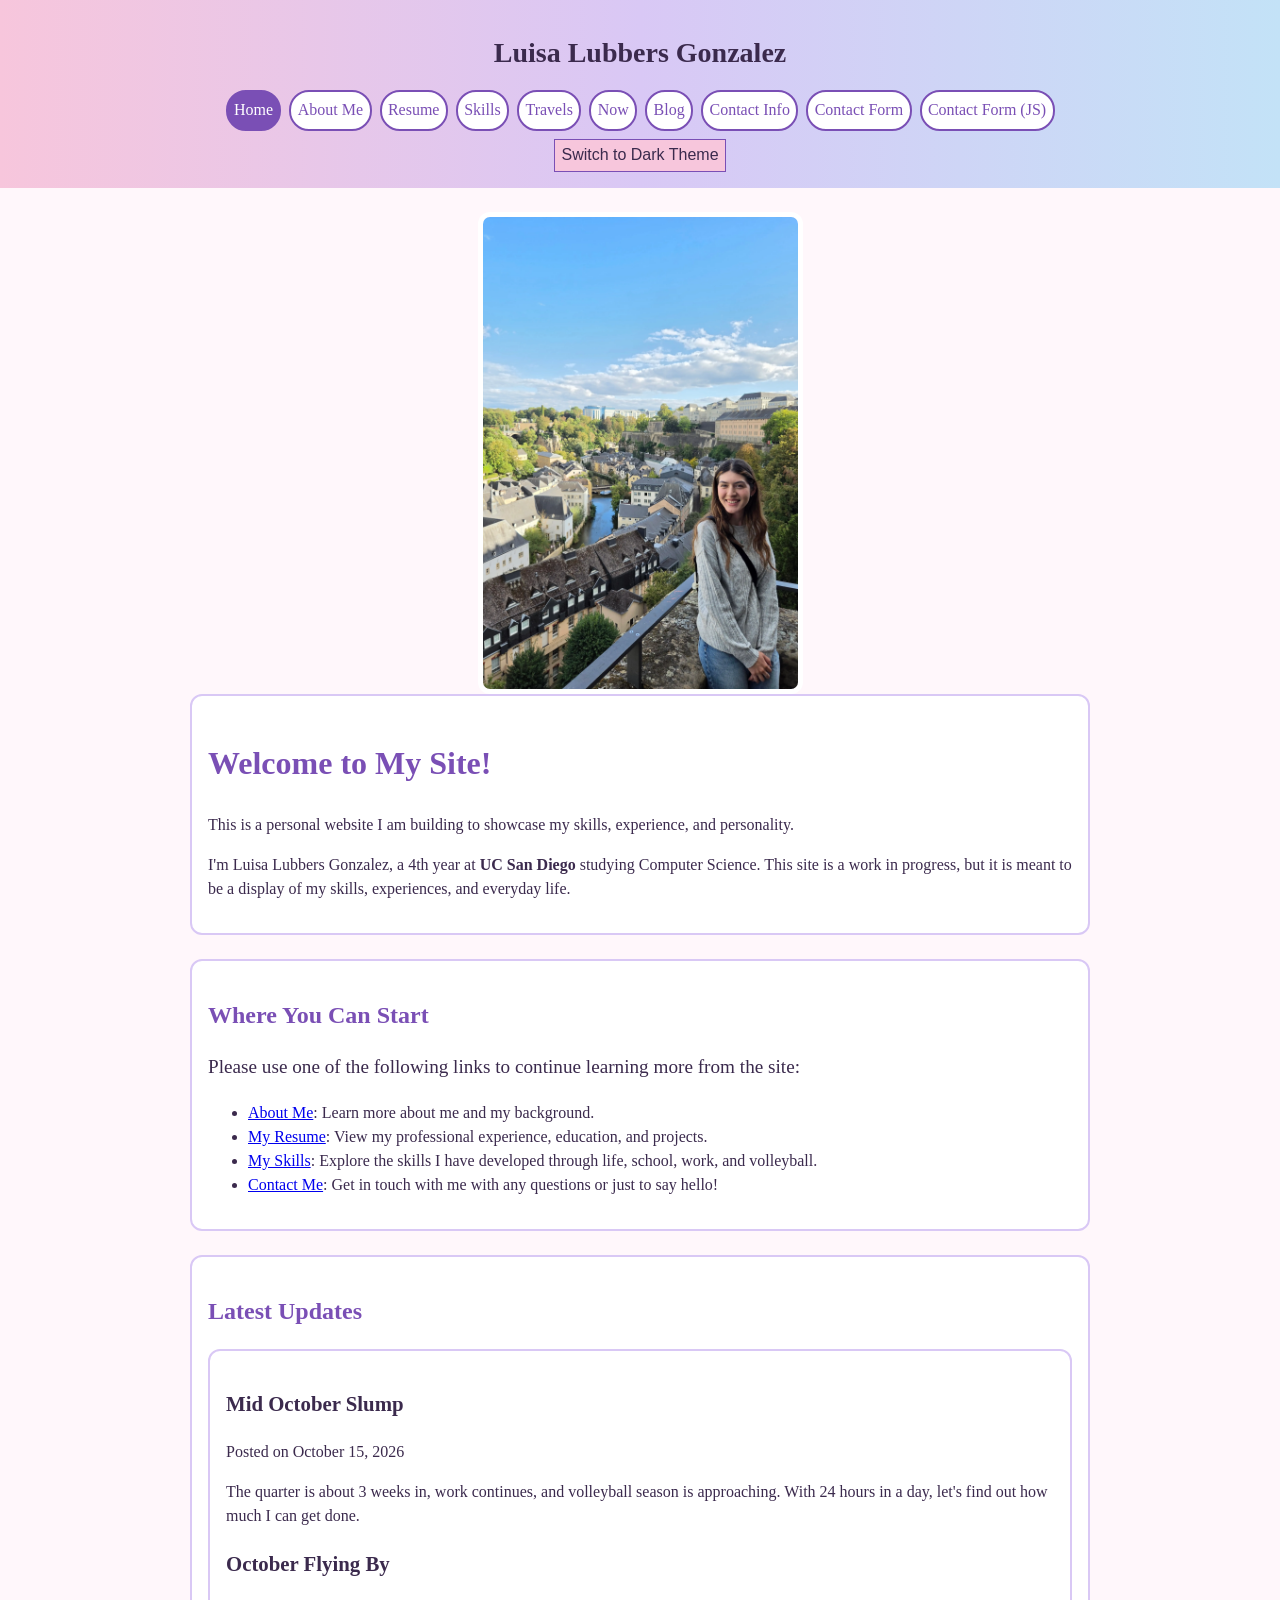
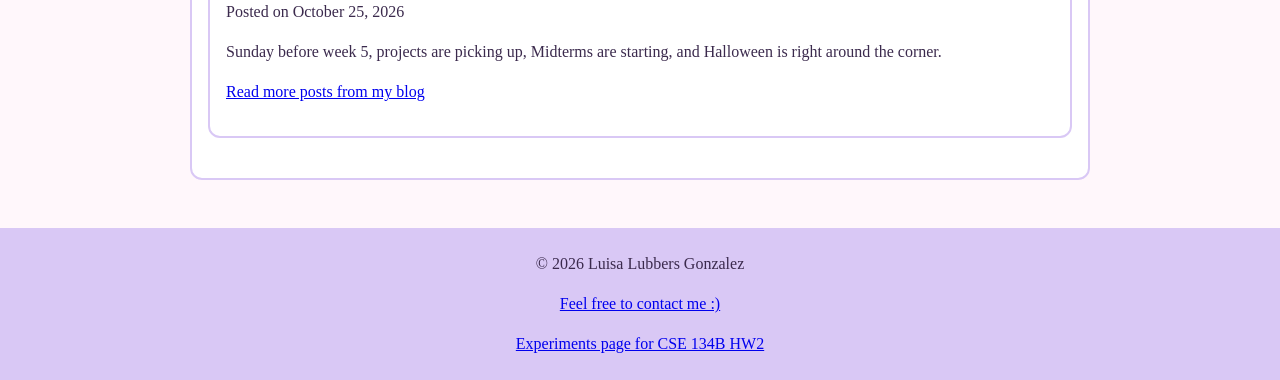
<file: index.html>
<!DOCTYPE html>
<html lang="en">
<head>
    <meta charset="UTF-8">
    <meta name="viewport" content="width=device-width, initial-scale=1.0">
    <meta name="view-transition" content="same-origin">
    <title>Home Page</title>
    <link rel="stylesheet" href="style.css">
    <script src="theme.js"></script>
    <script>
        /* Eventual analytics script to be here */

        customElements.define('hello-world', class extends HTMLElement {
            connectedCallback() {
                console.log('Hello World!');
            }
        });
    </script>

</head>
<body>
    <header>
        <p><a href="index.html">Luisa Lubbers Gonzalez</a></p>
        <nav aria-label="Main">
            <ul>
                <li><a href="index.html" aria-current="page">Home</a></li>
                <li><a href="about-me.html">About Me</a></li>
                <li><a href="resume.html">Resume</a></li>
                <li><a href="my-skills.html">Skills</a></li>
                <li><a href="my-travels.html">Travels</a></li>
                <li><a href="now.html">Now</a></li>
                <li><a href="blog.html">Blog</a></li>
                <li><a href="contact-me.html">Contact Info</a></li>
                <li><a href="form-no-js.html">Contact Form</a></li>
                <li><a href="form-with-js.html">Contact Form (JS)</a></li>
            </ul>
        </nav>
        <button type="button" id="theme-toggle" hidden>Switch to dark theme</button>
    </header>

    <noscript>
        <p>JavaScript is disabled in your browser. Some features of this site may not work as intended, but most should.</p>
    </noscript>

    <main>
        <picture>
            <!-- Used Claude as a confirmation that the picture tag needs a source tag with webp as a potential image type to display to truly be of purpose-->
            <source srcset="pictures/me.webp" type="image/webp">
            <img src="pictures/me.jpg" alt="A photo of myself (Luisa) on my recent trip to Luxembourg" width="385" height="500">
        </picture>
        <article>
            <h1>Welcome to My Site!</h1>
            <p>This is a personal website I am building to showcase my skills, experience, and personality.</p>
            <span></span>
            <p>I'm Luisa Lubbers Gonzalez, a 4th year at <strong>UC San Diego</strong> studying Computer Science.
            This site is a work in progress, but it is meant to be a display of my skills, experiences, and everyday life.</p>
        </article>
        <section>
            <h2>Where You Can Start</h2>
            <p>Please use one of the following links to continue learning more from the site:</p>
            <ul>
                <li><a href="about-me.html">About Me</a>: Learn more about me and my background.</li>
                <li><a href="resume.html">My Resume</a>: View my professional experience, education, and projects.</li>
                <li><a href="my-skills.html">My Skills</a>: Explore the skills I have developed through life, school, work, and volleyball.</li>
                <li><a href="contact-me.html">Contact Me</a>: Get in touch with me with any questions or just to say hello!</li>
            </ul>
        </section>
        <section>
            <h2>Latest Updates</h2>
            <article>
                <h3>Mid October Slump</h3>
                <p>Posted on October 15, 2026</p>
                <p>The quarter is about 3 weeks in, work continues, and volleyball season is approaching. With 24 hours in a day, let's find out how much I can get done.</p>
                <h3>October Flying By</h3>
                <p>Posted on October 25, 2026</p>
                <p>Sunday before week 5, projects are picking up, Midterms are starting, and Halloween is right around the corner.</p>
                <p><a href="blog.html">Read more posts from my blog</a></p>
            </article>
        </section>
        <hello-world></hello-world>
    </main>

    <footer>
        <p>&copy; 2026 Luisa Lubbers Gonzalez</p>
        <p><a href="contact-me.html">Feel free to contact me :)</a></p>
        <p><a href="experiments.html">Experiments page for CSE 134B HW2</a></p>
    </footer>
</body>
</html>
</file>
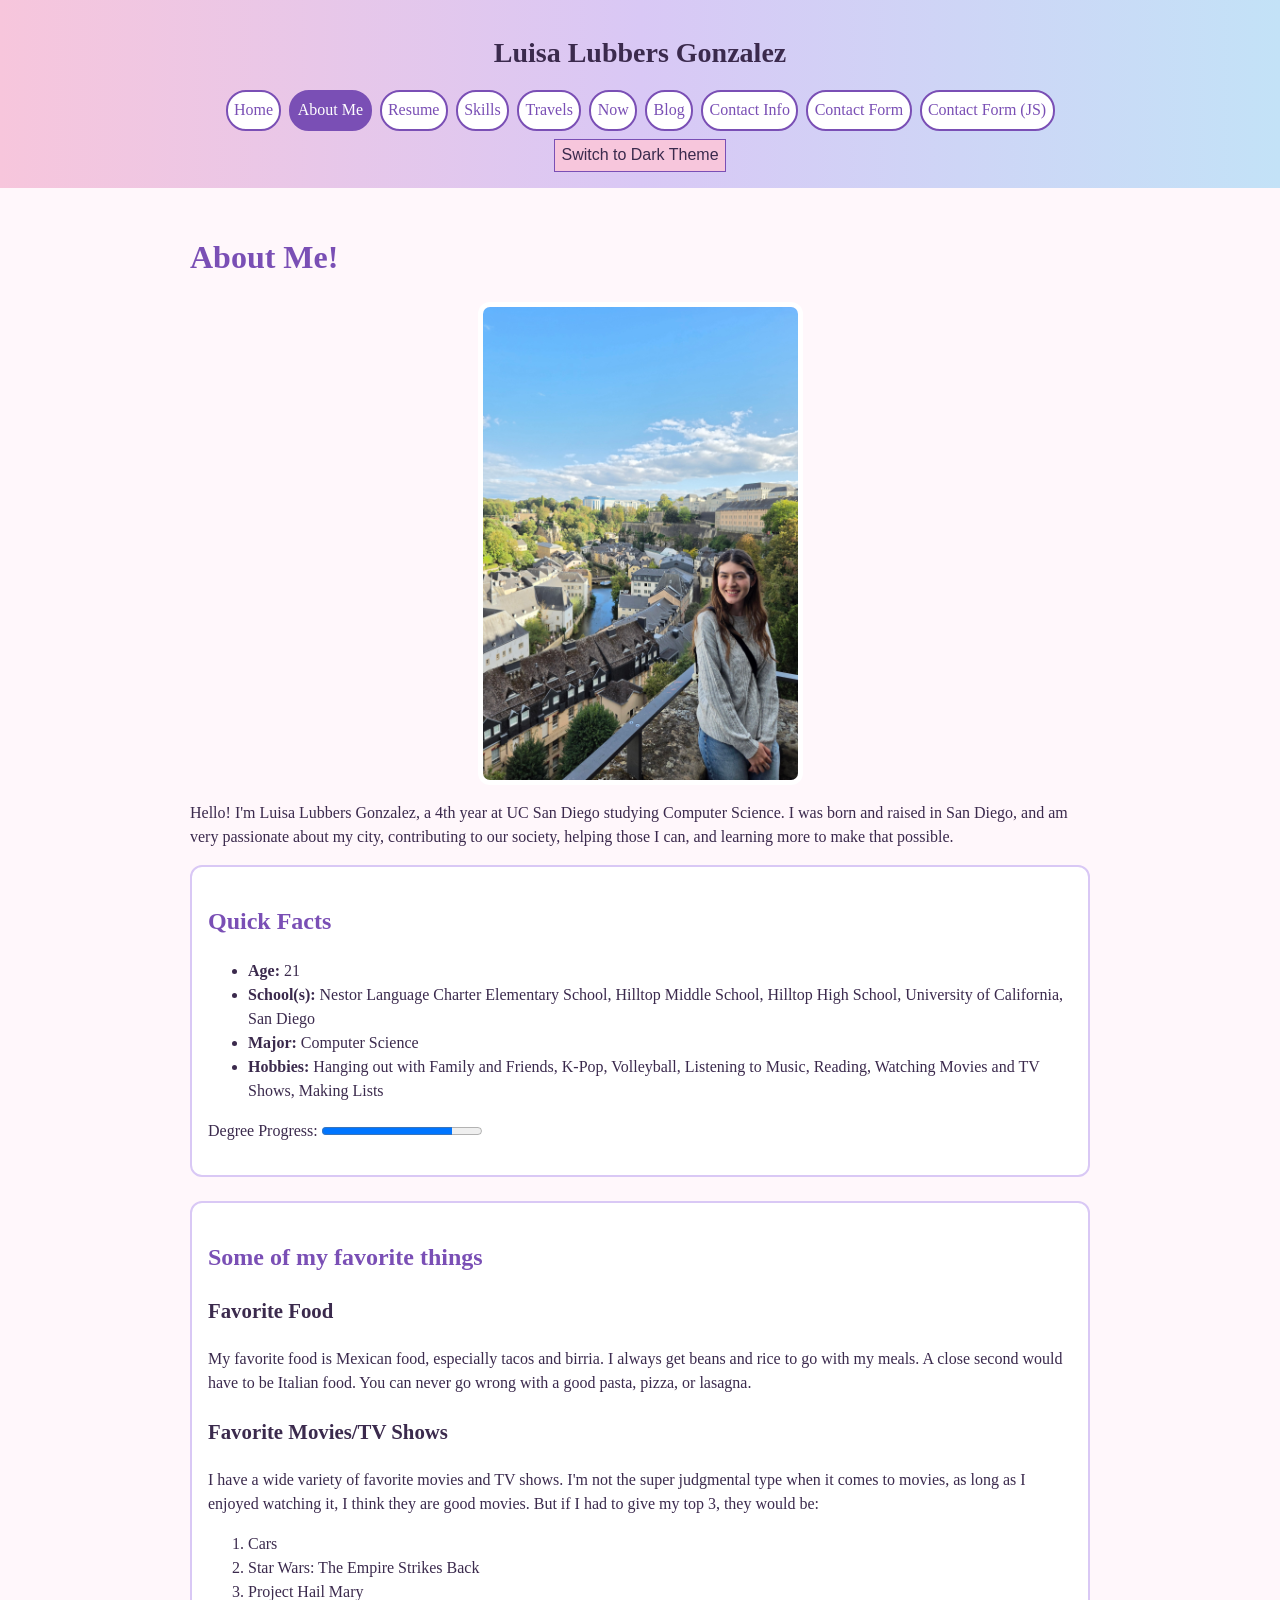
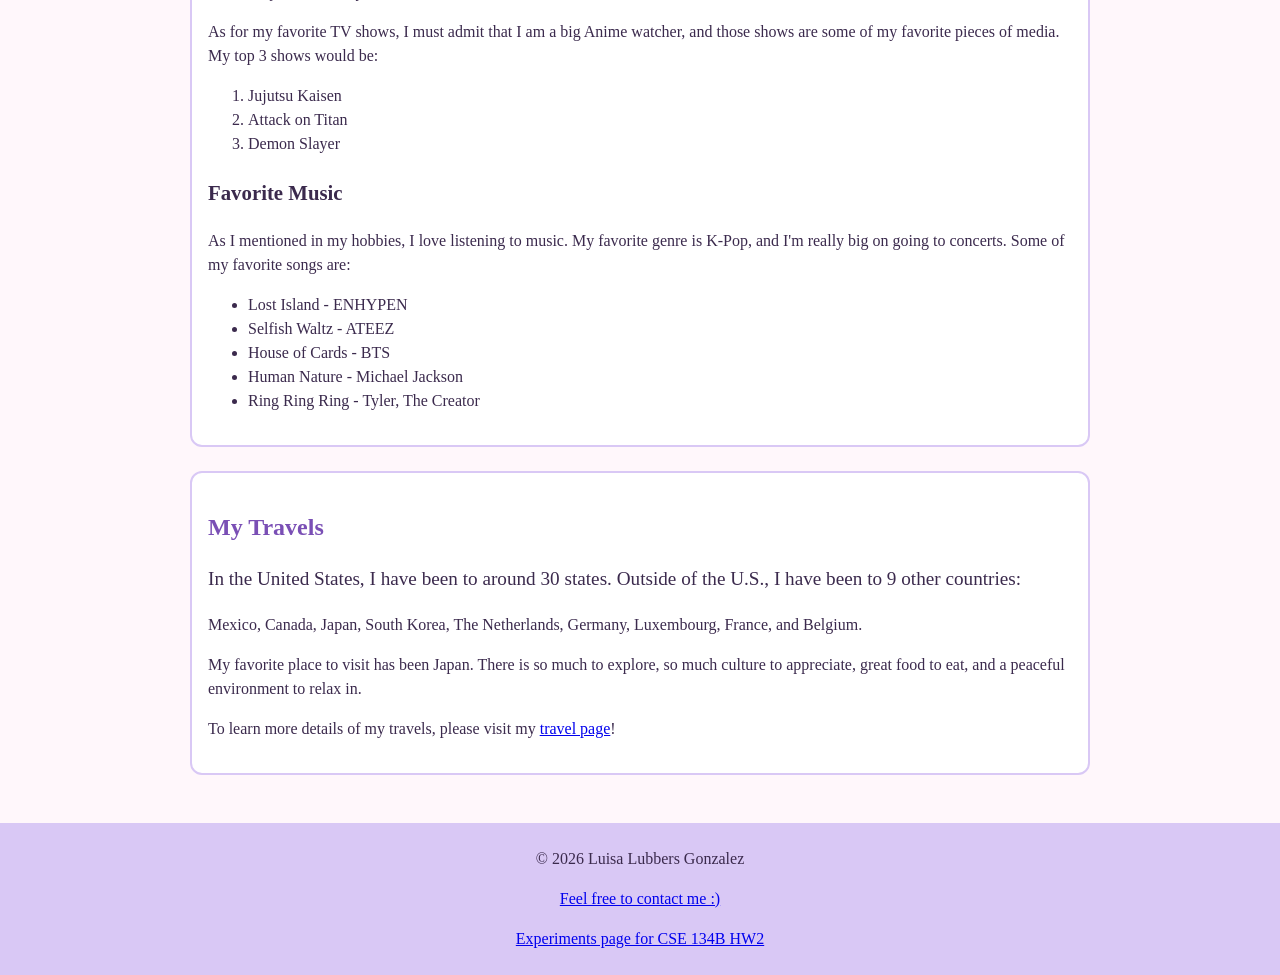
<file: about-me.html>
<!DOCTYPE html>
<html lang="en">
<head>
    <meta charset="UTF-8">
    <meta name="viewport" content="width=device-width, initial-scale=1.0">
    <meta name="view-transition" content="same-origin">
    <title>About Me</title>
    <link rel="stylesheet" href="style.css">
    <script src="theme.js"></script>
</head>

<body>
    <header>
        <p><a href="index.html">Luisa Lubbers Gonzalez</a></p>
        <nav aria-label="Main">
        <ul>
            <li><a href="index.html">Home</a></li>
            <li><a href="about-me.html" aria-current="page">About Me</a></li>
            <li><a href="resume.html">Resume</a></li>
            <li><a href="my-skills.html">Skills</a></li>
            <li><a href="my-travels.html">Travels</a></li>
            <li><a href="now.html">Now</a></li>
            <li><a href="blog.html">Blog</a></li>
            <li><a href="contact-me.html">Contact Info</a></li>
            <li><a href="form-no-js.html">Contact Form</a></li>
            <li><a href="form-with-js.html">Contact Form (JS)</a></li>
        </ul>
        </nav>
        <button type="button" id="theme-toggle" hidden>Switch to dark theme</button>
    </header>

  <main>
    <h1>About Me!</h1>
    <img src="pictures/me.jpg" alt="A picture of me in Luxembourg" width="310" height="350">
    <p>Hello! I'm Luisa Lubbers Gonzalez, a 4th year at UC San Diego studying Computer Science. I was born and raised in San Diego, and am very passionate about my city, contributing to our society, helping those I can, and learning more to make that possible.</p>

    <section>
        <h2>Quick Facts</h2>
        <ul>
            <li><b>Age:</b> 21</li>
            <li><b>School(s):</b> Nestor Language Charter Elementary School, Hilltop Middle School, Hilltop High School, University of California, San Diego</li>
            <li><b>Major:</b> Computer Science</li>
            <li><b>Hobbies:</b> Hanging out with Family and Friends, K-Pop, Volleyball, Listening to Music, Reading, Watching Movies and TV Shows, Making Lists </li>
        </ul>
        <p>
            <label for="degree-progress">Degree Progress:</label>
            <progress id="degree-progress" value="3.25" max="4">Year 3 of 4</progress>
        </p>
    </section>

    <section>
        <h2>Some of my favorite things</h2>
        <h3>Favorite Food</h3>
        <p>My favorite food is Mexican food, especially tacos and birria. I always get beans and rice to go with my meals. A close second would have to be Italian food. You can never go wrong with a good pasta, pizza, or lasagna.</p>
        <h3>Favorite Movies/TV Shows</h3>
        <p>I have a wide variety of favorite movies and TV shows. I'm not the super judgmental type when it comes to movies, as long as I enjoyed watching it, I think they are good movies. But if I had to give my top 3, they would be:</p>
        <ol>
            <li>Cars</li>
            <li>Star Wars: The Empire Strikes Back</li>
            <li>Project Hail Mary</li>
        </ol>
        <p> As for my favorite TV shows, I must admit that I am a big Anime watcher, and those shows are some of my favorite pieces of media. My top 3 shows would be: </p>
        <ol>
            <li>Jujutsu Kaisen</li>
            <li>Attack on Titan</li>
            <li>Demon Slayer</li>
        </ol>
        <h3>Favorite Music</h3>
        <p>As I mentioned in my hobbies, I love listening to music. My favorite genre is K-Pop, and I'm really big on going to concerts. Some of my favorite songs are: </p>
        <ul>
            <li>Lost Island - ENHYPEN</li>
            <li>Selfish Waltz - ATEEZ</li>
            <li>House of Cards - BTS</li>
            <li>Human Nature - Michael Jackson</li>
            <li>Ring Ring Ring - Tyler, The Creator</li>
        </ul>
    </section>

    <section>
        <h2>My Travels</h2>
        <p>In the United States, I have been to around 30 states. Outside of the U.S., I have been to 9 other countries: </p>
        <p>Mexico, Canada, Japan, South Korea, The Netherlands, Germany, Luxembourg, France, and Belgium.</p>
        <p>My favorite place to visit has been Japan. There is so much to explore, so much culture to appreciate, great food to eat, and a peaceful environment to relax in.</p>
        <p>To learn more details of my travels, please visit my <a href="my-travels.html">travel page</a>!</p>
    </section>
  </main>

  <footer>
        <p>&copy; 2026 Luisa Lubbers Gonzalez</p>
        <p><a href="contact-me.html">Feel free to contact me :)</a></p>
        <p><a href="experiments.html">Experiments page for CSE 134B HW2</a></p>
    </footer>
</body>
</html>
</file>
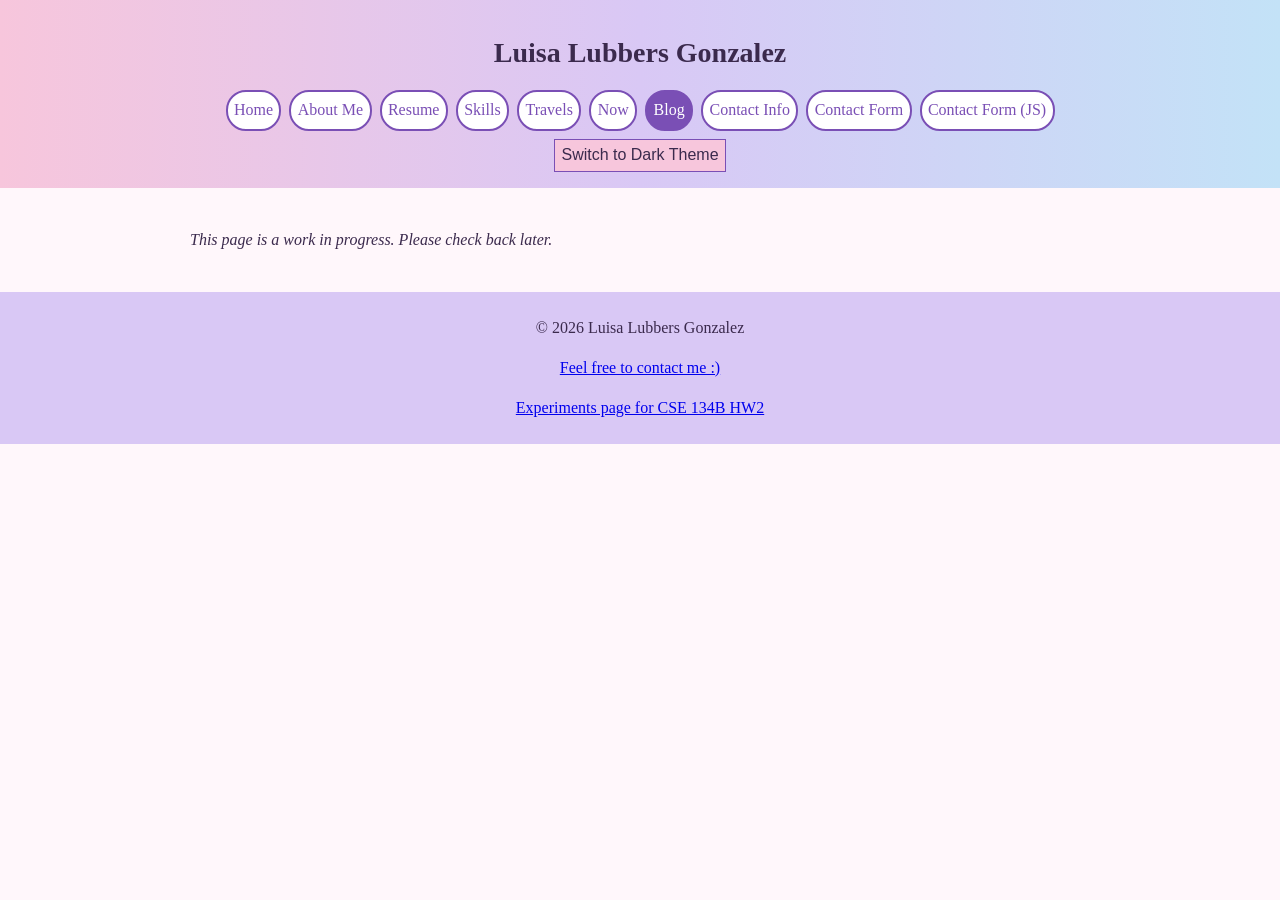
<file: blog.html>
<!DOCTYPE html>
<html lang="en">
<head>
    <meta charset="UTF-8">
    <meta name="viewport" content="width=device-width, initial-scale=1.0">
    <meta name="view-transition" content="same-origin">
    <title>My Blog</title>
    <link rel="stylesheet" href="style.css">
    <script src="theme.js"></script>
</head>
<body>
    <header>
        <p><a href="index.html">Luisa Lubbers Gonzalez</a></p>
        <nav aria-label="Main">
        <ul>
            <li><a href="index.html">Home</a></li>
            <li><a href="about-me.html">About Me</a></li>
            <li><a href="resume.html">Resume</a></li>
            <li><a href="my-skills.html">Skills</a></li>
            <li><a href="my-travels.html">Travels</a></li>
            <li><a href="now.html">Now</a></li>
            <li><a href="blog.html" aria-current="page">Blog</a></li>
            <li><a href="contact-me.html">Contact Info</a></li>
            <li><a href="form-no-js.html">Contact Form</a></li>
            <li><a href="form-with-js.html">Contact Form (JS)</a></li>
        </ul>
        </nav>
        <button type="button" id="theme-toggle" hidden>Switch to dark theme</button>
    </header>

    <main>
    <p><em>This page is a work in progress. Please check back later.</em></p>
    </main>

    <footer>
        <p>&copy; 2026 Luisa Lubbers Gonzalez</p>
        <p><a href="contact-me.html">Feel free to contact me :)</a></p>
        <p><a href="experiments.html">Experiments page for CSE 134B HW2</a></p>
    </footer>
</body>
</html>
</file>
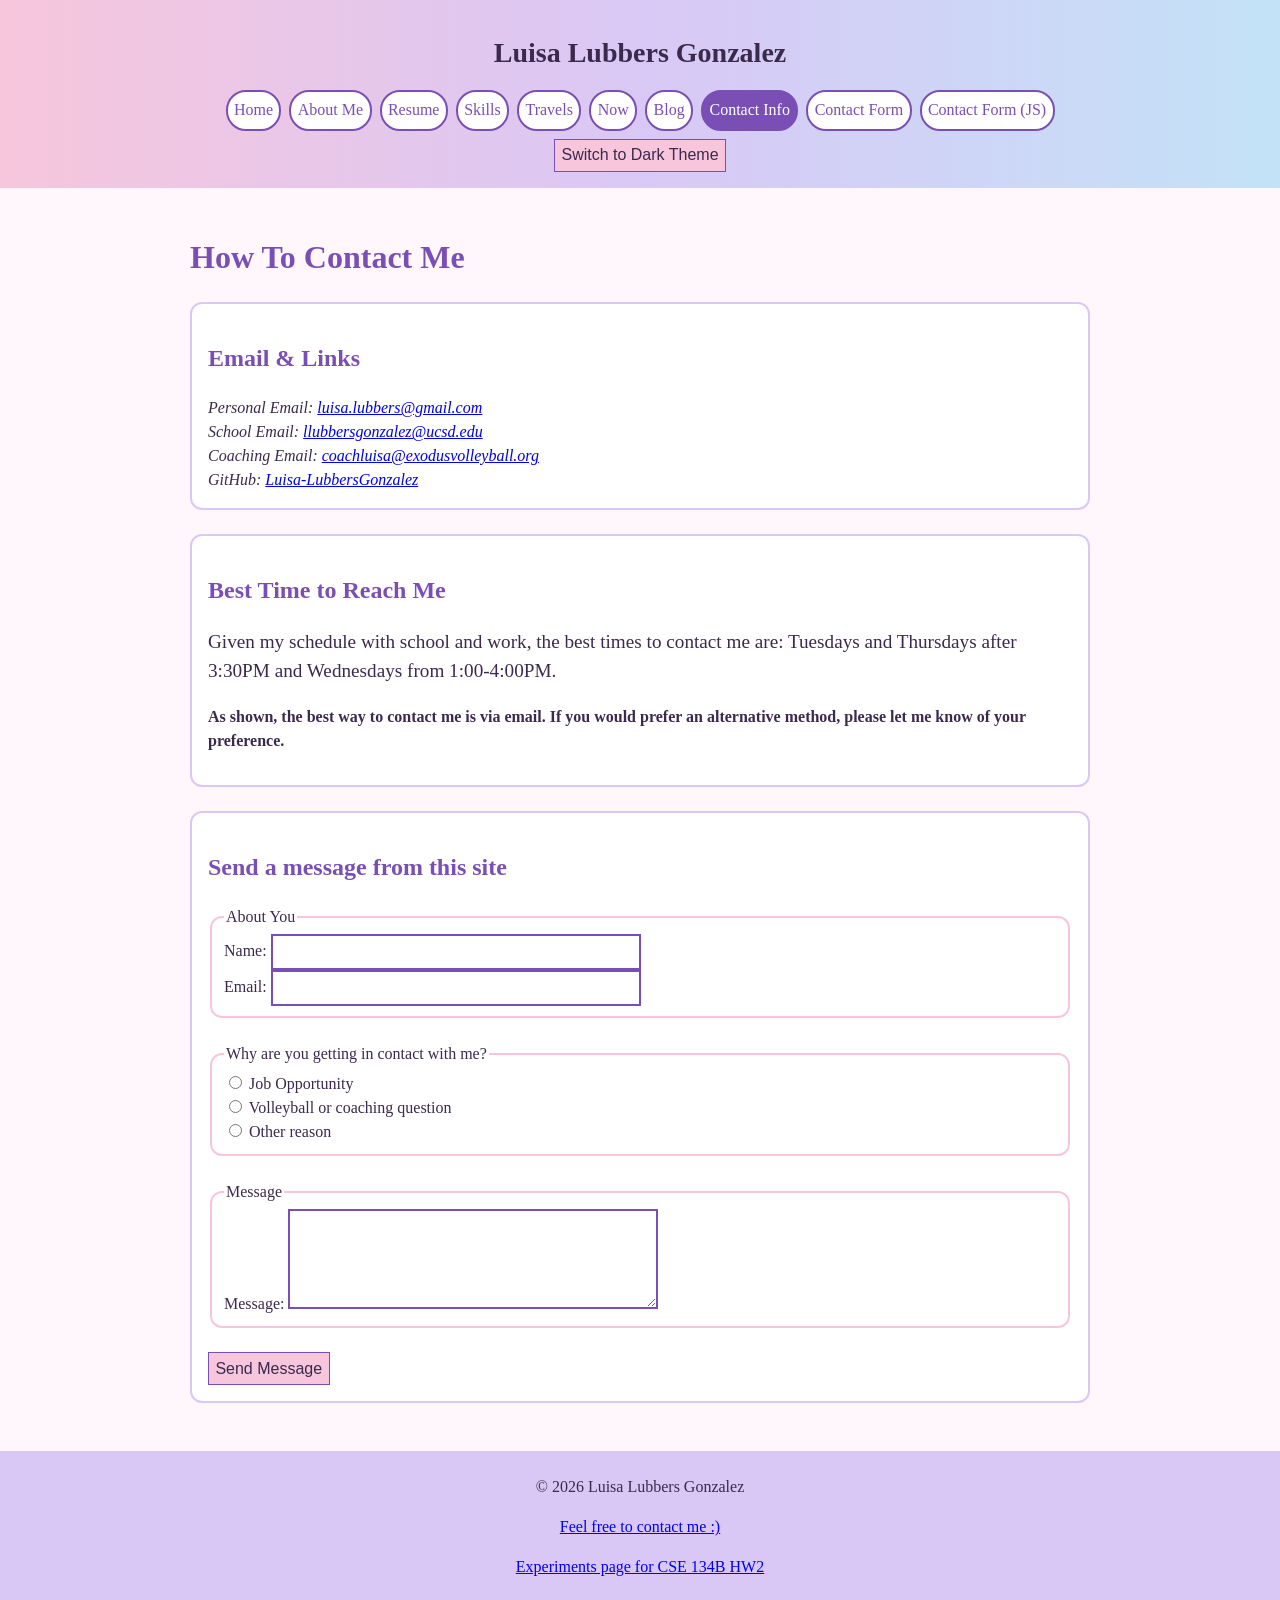
<file: contact-me.html>
<!DOCTYPE html>
<html lang="en">
<head>
    <meta charset="UTF-8">
    <meta name="viewport" content="width=device-width, initial-scale=1.0">
    <meta name="view-transition" content="same-origin">
    <title>Contact Me</title>
    <link rel="stylesheet" href="style.css">
    <script src="theme.js"></script>
</head>

<body>
    <header>
        <p><a href="index.html">Luisa Lubbers Gonzalez</a></p>
        <nav aria-label="Main">
        <ul>
            <li><a href="index.html">Home</a></li>
            <li><a href="about-me.html">About Me</a></li>
            <li><a href="resume.html">Resume</a></li>
            <li><a href="my-skills.html">Skills</a></li>
            <li><a href="my-travels.html">Travels</a></li>
            <li><a href="now.html">Now</a></li>
            <li><a href="blog.html">Blog</a></li>
            <li><a href="contact-me.html" aria-current="page">Contact Info</a></li>
            <li><a href="form-no-js.html">Contact Form</a></li>
            <li><a href="form-with-js.html">Contact Form (JS)</a></li>
        </ul>
        </nav>
        <button type="button" id="theme-toggle" hidden>Switch to dark theme</button>
    </header>

    <main>
        <h1>How To Contact Me</h1>
        <section>
            <h2>Email &amp; Links</h2>
            <address>
                Personal Email: <a href="mailto:luisa.lubbers@gmail.com">luisa.lubbers@gmail.com</a><br>
                School Email: <a href="mailto:llubbersgonzalez@ucsd.edu">llubbersgonzalez@ucsd.edu</a><br>
                Coaching Email: <a href="mailto:coachluisa@exodusvolleyball.org">coachluisa@exodusvolleyball.org</a><br>
                GitHub: <a href="https://github.com/Luisa-LubbersGonzalez">Luisa-LubbersGonzalez</a>
            </address>
        </section>
        <section>
            <h2>Best Time to Reach Me</h2>
            <p>Given my schedule with school and work, the best times to contact me are: Tuesdays and Thursdays after 3:30PM and Wednesdays from 1:00-4:00PM.</p>
            <p><strong>As shown, the best way to contact me is via email. If you would prefer an alternative method, please let me know of your preference.</strong></p>
        </section>
        <section>
            <h2>Send a message from this site</h2>
            <form action="#" method="post">
                <fieldset>
                    <legend>About You</legend>
                    <div>
                        <label for="name">Name:</label>
                        <input type="text" id="name" name="name" required>
                    </div>
                    <div>
                        <label for="email">Email:</label>
                        <input type="email" id="email" name="email" required>
                    </div>
                </fieldset>
                <fieldset>
                    <legend>Why are you getting in contact with me?</legend>
                    <div>
                        <input type="radio" id="reason-job" name="reason-job">
                        <label for="reason-job">Job Opportunity</label>
                    </div>
                    <div>
                        <input type="radio" id="reason-volleyball" name="reason-volleyball">
                        <label for="reason-volleyball">Volleyball or coaching question</label>
                    </div>
                    <div>
                        <input type="radio" id="reason-other" name="reason-other">
                        <label for="reason-other">Other reason</label>
                    </div>
                </fieldset>
                <fieldset>
                    <legend>Message</legend>
                    <div>
                        <label for="message">Message:</label>
                        <textarea id="message" name="message" rows="5" required></textarea>
                    </div>
                </fieldset>
                <button type="submit">Send Message</button>
            </form>
        </section>

        <!-- Going to add some JavaScript later in the project for this message, if able to-->
        <dialog id="confirmation-dialog" aria-labelledby="confirmation-dialog-title" aria-describedby="confirmation-dialog-description">
            <h2 id="confirmation-dialog-title">Message Sent</h2>
            <p id="confirmation-dialog-description">Thank you for reaching out! Your message has been sent successfully. I will get back to you as soon as possible.</p>
            <form method="dialog">
                <button type="submit">Close</button>
            </form>
        </dialog>
    </main>

    <footer>
        <p>&copy; 2026 Luisa Lubbers Gonzalez</p>
        <p><a href="contact-me.html">Feel free to contact me :)</a></p>
        <p><a href="experiments.html">Experiments page for CSE 134B HW2</a></p>
    </footer>
</body>
</html>
</file>
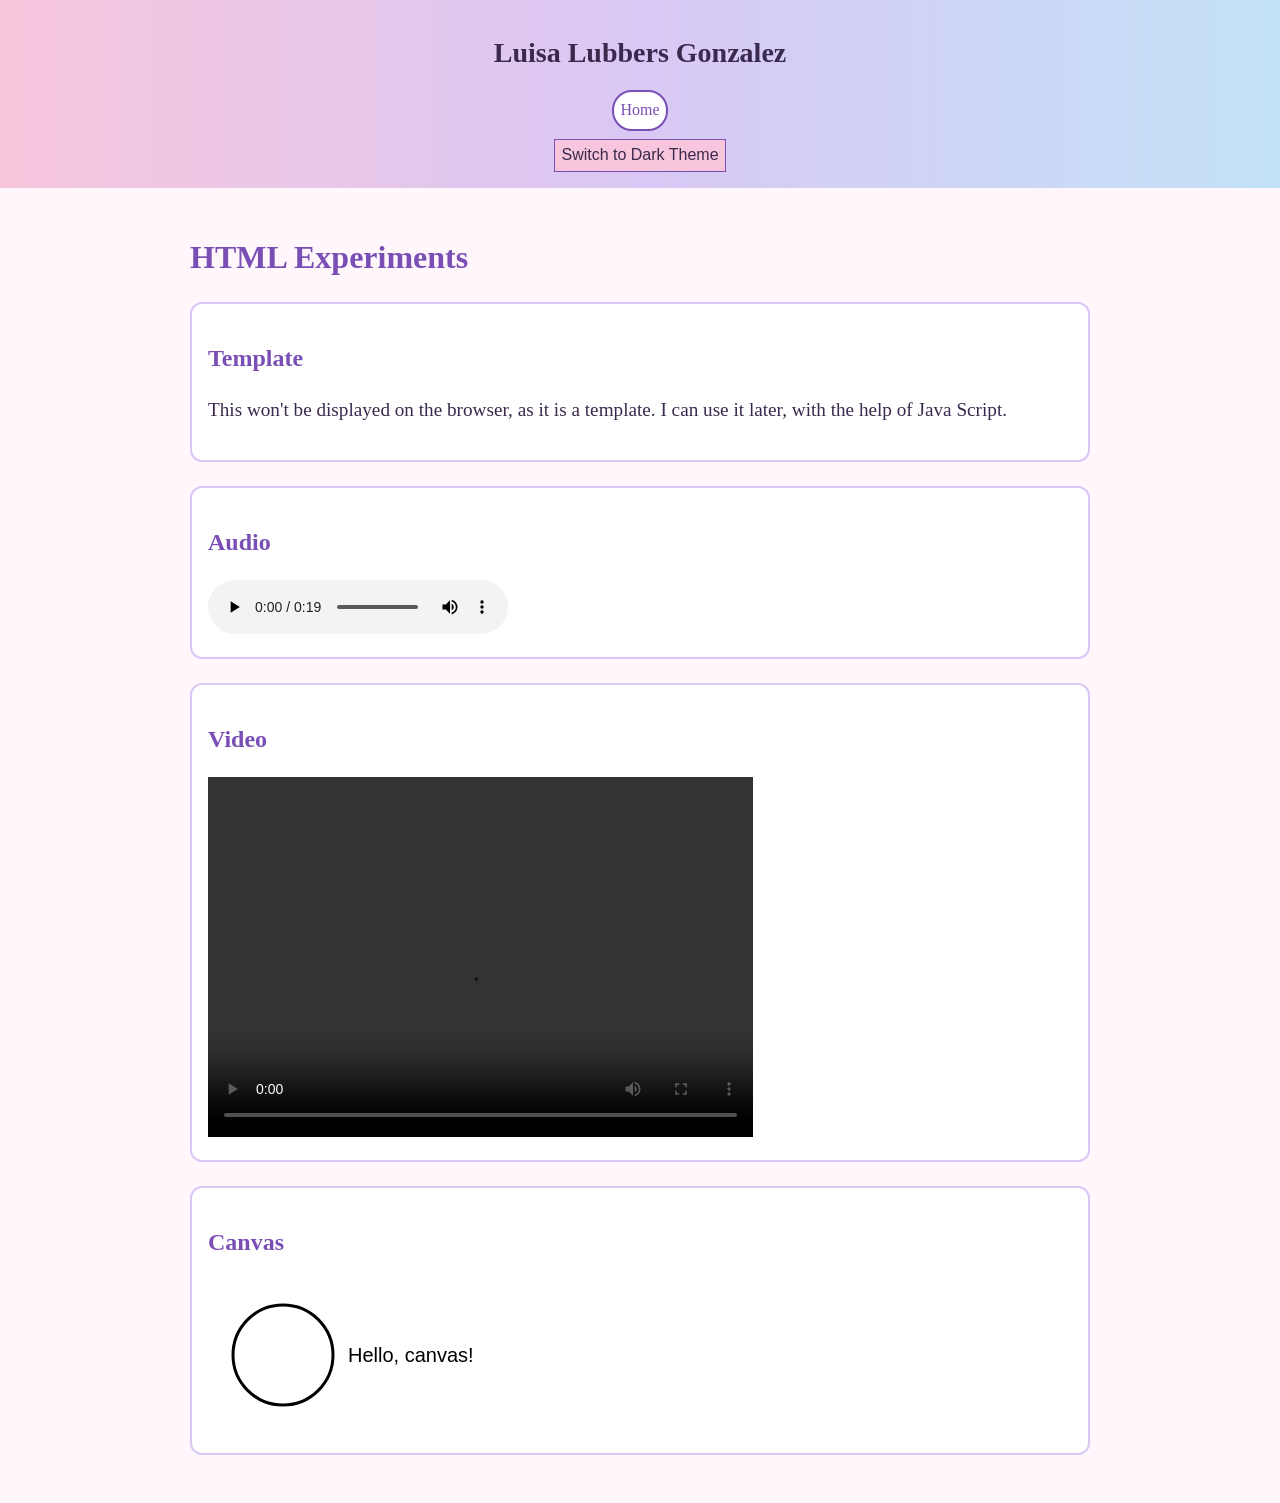
<file: experiments.html>
<!DOCTYPE html>
<html lang="en">
<head>
    <meta charset="UTF-8">
    <meta name="viewport" content="width=device-width, initial-scale=1.0">
    <meta name="view-transition" content="same-origin">
    <title>Experiment Page</title>
    <link rel="stylesheet" href="style.css">
    <script src="theme.js"></script>
</head>
<body>
    <header>
    <p><a href="index.html">Luisa Lubbers Gonzalez</a></p>
    <nav aria-label="Main">
      <ul>
        <li><a href="index.html">Home</a></li>
      </ul>
    </nav>
    <button type="button" id="theme-toggle" hidden>Switch to dark theme</button>
  </header>

  <main>
    <h1>HTML Experiments</h1>
    <section>
        <h2>Template</h2>
        <p>This won't be displayed on the browser, as it is a template. I can use it later, with the help of Java Script.</p>
        <template id="blog-card-template">
            <article>
                <h3>Post title</h3>
                <p>Posted on [Date]</p>
                <p>Will add a quick description of the post.</p>
                <a href="blog.html">Read more from the blog</a>
            </article>
        </template>
    </section>
    <section>
        <h2>Audio</h2>
        <audio controls>
            <source src="media/sample-15s.mp3" type="audio/mpeg">
            <!-- Got sample from https://samplelib.com/sample-mp3.html-->
        </audio>
    </section>
    <section>
        <h2>Video</h2>
        <video controls width="545" height="360">
            <source src="media/sample-10s-720p.mp4" type="video/mp4">
            <!-- Got sample from https://samplelib.com/sample-mp4.html-->
        </video>
    </section>
    <section>
        <h2>Canvas</h2>
        <!--Used Claude to get a better understanding of the canvas tag and think of the most basic idea that I could use to display an experimentation with the tag-->
        <canvas id="demo-canvas" width="320" height="150">A circle with the words "Hello, canvas!" next to it.</canvas>
        <script>
            const canvas = document.getElementById('demo-canvas');
            const ctx = canvas.getContext('2d');
            ctx.lineWidth = 3;
            ctx.beginPath();
            ctx.arc(75, 75, 50, 0, Math.PI * 2);
            ctx.stroke();
            ctx.font = '20px sans-serif';
            ctx.fillText('Hello, canvas!', 140, 82);
        </script>
    </section>
  </main>
</body>
</html>
</file>
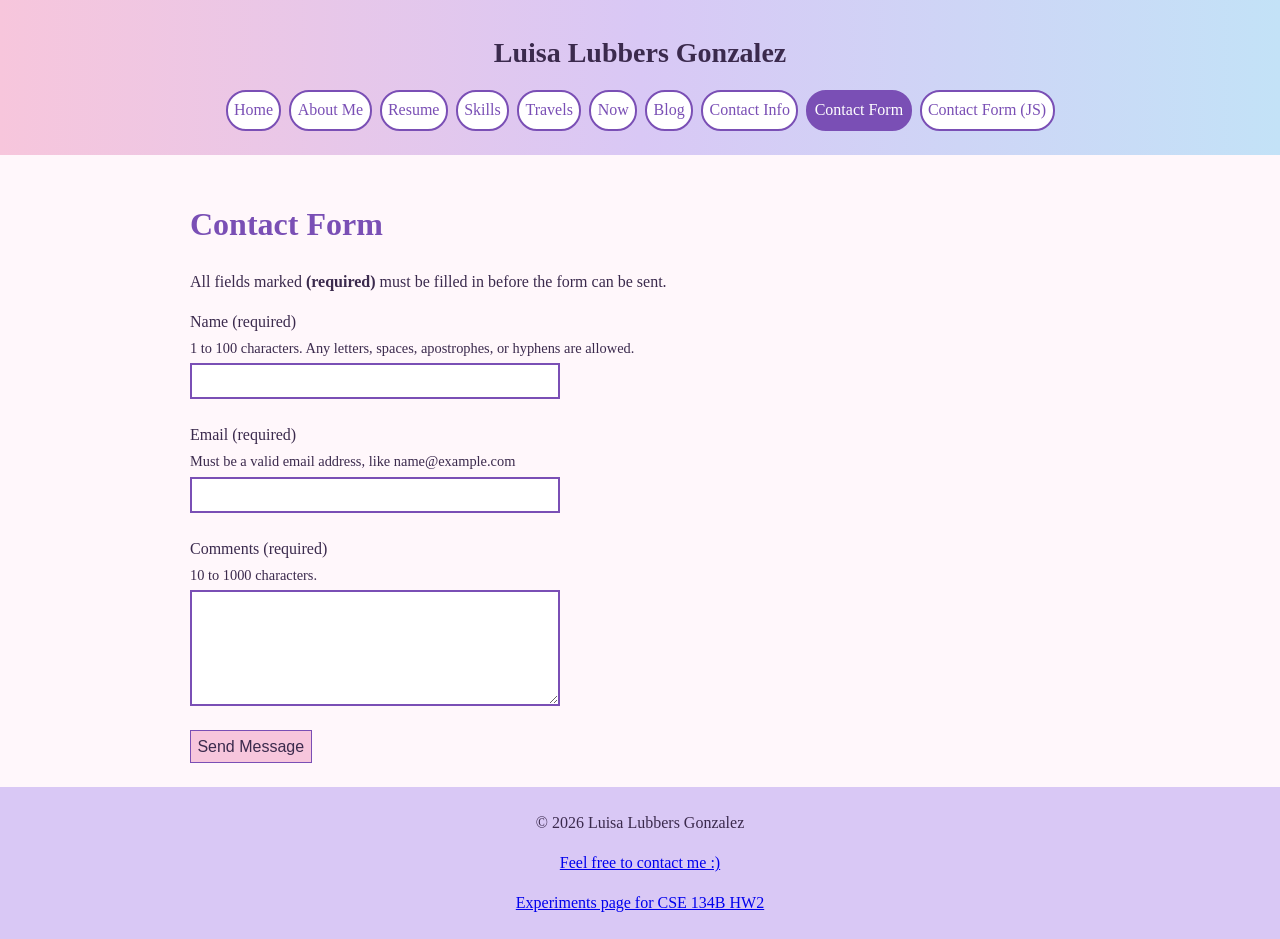
<file: form-no-js.html>
<!DOCTYPE html>
<html lang="en">
<head>
    <meta charset="UTF-8">
    <meta name="viewport" content="width=device-width, initial-scale=1.0">
    <meta name="view-transition" content="same-origin">
    <title>Contact Form With No JavaScript</title>
    <link rel="stylesheet" href="style.css">
</head>
<body>
    <header>
        <p><a href="index.html">Luisa Lubbers Gonzalez</a></p>
        <nav aria-label="Main">
        <ul>
            <li><a href="index.html">Home</a></li>
            <li><a href="about-me.html">About Me</a></li>
            <li><a href="resume.html">Resume</a></li>
            <li><a href="my-skills.html">Skills</a></li>
            <li><a href="my-travels.html">Travels</a></li>
            <li><a href="now.html">Now</a></li>
            <li><a href="blog.html">Blog</a></li>
            <li><a href="contact-me.html">Contact Info</a></li>
            <li><a href="form-no-js.html" aria-current="page">Contact Form</a></li>
            <li><a href="form-with-js.html">Contact Form (JS)</a></li>
        </ul>
        </nav>
    </header>

    <main>
        <h1>Contact Form</h1>
        <p>All fields marked <strong>(required)</strong> must be filled in before the form can be sent.</p>
    
        <form action="https://httpbin.org/post" method="POST">
            <div class="field">
                <label for="name">Name (required)</label>
                <p id="name-hint" class="hint">1 to 100 characters. Any letters, spaces, apostrophes, or hyphens are allowed.</p>
                <input type="text" id="name" name="name" autocomplete="name" required minlength="1" maxlength="100" aria-describedby="name-hint">
            </div>

            <div class="field">
                <label for="email">Email (required)</label>
                <p id="email-hint" class="hint">Must be a valid email address, like name@example.com</p>
                <input type="email" id="email" name="email" autocomplete="email" required aria-describedby="email-hint">
            </div>

            <div class="field">
                <label for="comments">Comments (required)</label>
                <p id="comments-hint" class="hint">10 to 1000 characters.</p>
                <textarea id="comments" name="comments" rows="6" required minlength="10" maxlength="1000" aria-describedby="comments-hint"></textarea>
            </div>

            <input type="hidden" name="possible_bot" value="true">

            <button type="submit">Send Message</button>
        </form>
    </main>

    <footer>
        <p>&copy; 2026 Luisa Lubbers Gonzalez</p>
        <p><a href="contact-me.html">Feel free to contact me :)</a></p>
        <p><a href="experiments.html">Experiments page for CSE 134B HW2</a></p>
    </footer>
</body>
</html>
</file>
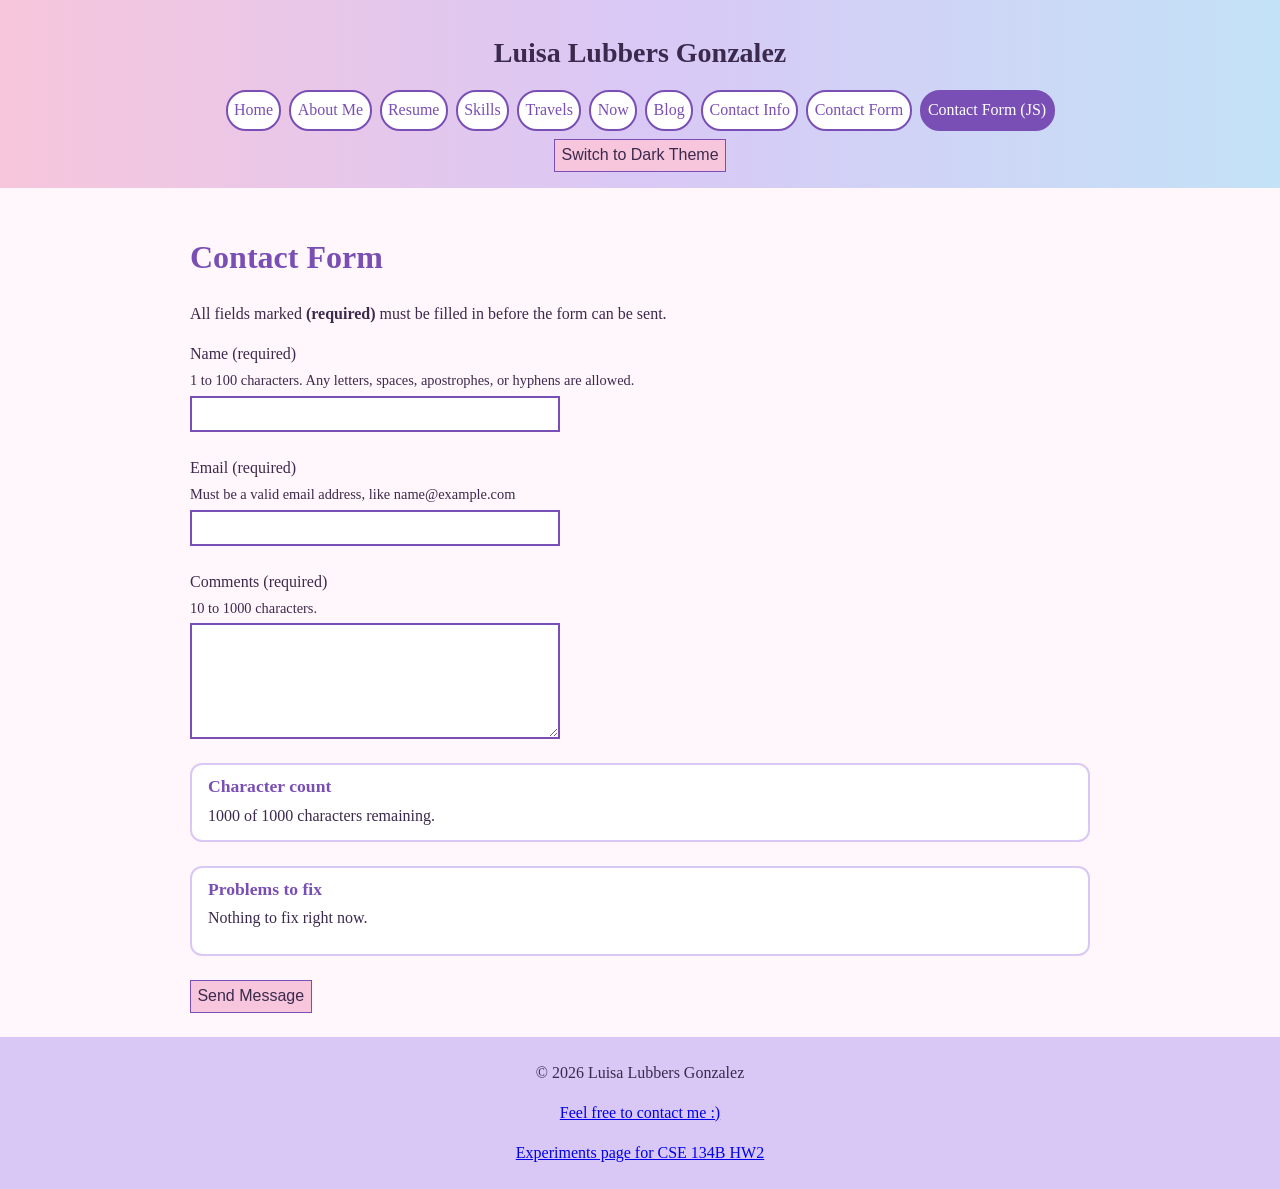
<file: form-with-js.html>
<!DOCTYPE html>
<html lang="en">
<head>
    <meta charset="UTF-8">
    <meta name="viewport" content="width=device-width, initial-scale=1.0">
    <meta name="view-transition" content="same-origin">
    <title>Contact Form With JavaScript</title>
    <link rel="stylesheet" href="style.css">
    <script src="form.js" defer></script>
    <script src="theme.js"></script>
</head>
<body>
    <header>
        <p><a href="index.html">Luisa Lubbers Gonzalez</a></p>
        <nav aria-label="Main">
        <ul>
            <li><a href="index.html">Home</a></li>
            <li><a href="about-me.html">About Me</a></li>
            <li><a href="resume.html">Resume</a></li>
            <li><a href="my-skills.html">Skills</a></li>
            <li><a href="my-travels.html">Travels</a></li>
            <li><a href="now.html">Now</a></li>
            <li><a href="blog.html">Blog</a></li>
            <li><a href="contact-me.html">Contact Info</a></li>
            <li><a href="form-no-js.html">Contact Form</a></li>
            <li><a href="form-with-js.html" aria-current="page">Contact Form (JS)</a></li>
        </ul>
        </nav>
        <button type="button" id="theme-toggle" hidden>Switch to dark theme</button>
    </header>

    <main>
        <h1>Contact Form</h1>
        <p>All fields marked <strong>(required)</strong> must be filled in before the form can be sent.</p>
    
        <form action="https://httpbin.org/post" method="POST">
            <div class="field">
                <label for="name">Name (required)</label>
                <p id="name-hint" class="hint">1 to 100 characters. Any letters, spaces, apostrophes, or hyphens are allowed.</p>
                <input type="text" id="name" name="name" autocomplete="name" required minlength="1" maxlength="100" aria-describedby="name-hint name-error">
            </div>

            <div class="field">
                <label for="email">Email (required)</label>
                <p id="email-hint" class="hint">Must be a valid email address, like name@example.com</p>
                <input type="email" id="email" name="email" autocomplete="email" required aria-describedby="email-hint email-error">
            </div>

            <div class="field">
                <label for="comments">Comments (required)</label>
                <p id="comments-hint" class="hint">10 to 1000 characters.</p>
                <textarea id="comments" name="comments" rows="6" required minlength="10" maxlength="1000" aria-describedby="comments-hint comments-error char-count"></textarea>
            </div>

            <section id="info-area" class="message-area" hidden>
                <h2>Character count</h2>
                <p id="char-count"></p>
                <p id="char-warning" aria-live="polite"></p>
            </section>

            <section id="error-area" class="message-area" aria-live="polite" hidden>
                <h2>Problems to fix</h2>
                <p id="no-errors">Nothing to fix right now.</p>
                <ul>
                    <li id="name-error" hidden></li>
                    <li id="email-error" hidden></li>
                    <li id="comments-error" hidden></li>
                </ul>
            </section>

            <input type="hidden" name="possible_bot" value="true">
            <input type="hidden" name="form-errors" id="form-errors">

            <button type="submit">Send Message</button>
        </form>
    </main>

    <footer>
        <p>&copy; 2026 Luisa Lubbers Gonzalez</p>
        <p><a href="contact-me.html">Feel free to contact me :)</a></p>
        <p><a href="experiments.html">Experiments page for CSE 134B HW2</a></p>
    </footer>
</body>
</html>
</file>
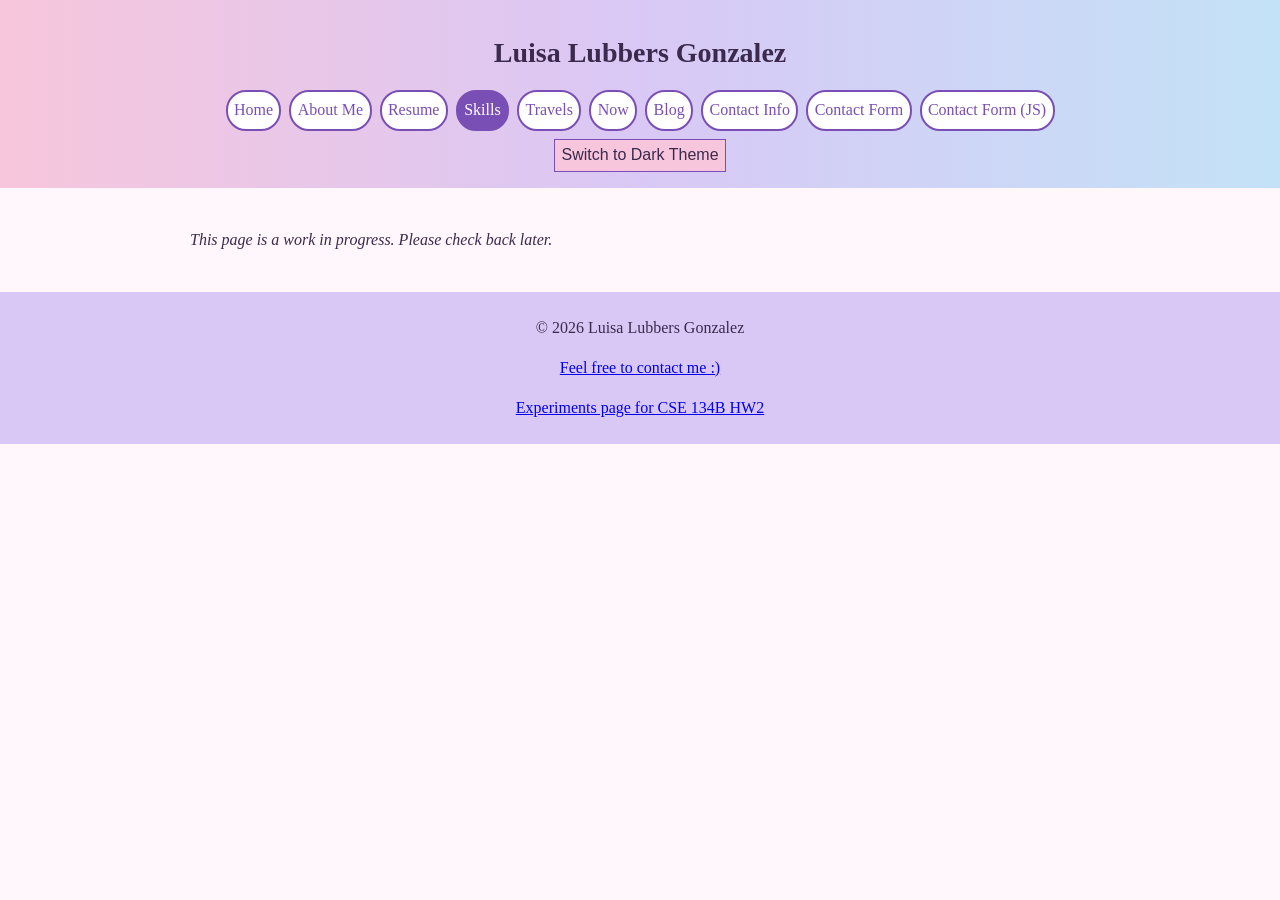
<file: my-skills.html>
<!DOCTYPE html>
<html lang="en">
<head>
    <meta charset="UTF-8">
    <meta name="viewport" content="width=device-width, initial-scale=1.0">
    <meta name="view-transition" content="same-origin">
    <title>My Skills Home Page</title>
    <link rel="stylesheet" href="style.css">
    <script src="theme.js"></script>
</head>
<body>
    <header>
        <p><a href="index.html">Luisa Lubbers Gonzalez</a></p>
        <nav aria-label="Main">
        <ul>
            <li><a href="index.html">Home</a></li>
            <li><a href="about-me.html">About Me</a></li>
            <li><a href="resume.html">Resume</a></li>
            <li><a href="my-skills.html" aria-current="page">Skills</a></li>
            <li><a href="my-travels.html">Travels</a></li>
            <li><a href="now.html">Now</a></li>
            <li><a href="blog.html">Blog</a></li>
            <li><a href="contact-me.html">Contact Info</a></li>
            <li><a href="form-no-js.html">Contact Form</a></li>
            <li><a href="form-with-js.html">Contact Form (JS)</a></li>
        </ul>
        </nav>
        <button type="button" id="theme-toggle" hidden>Switch to dark theme</button>
    </header>

    <main>
    <p><em>This page is a work in progress. Please check back later.</em></p>
    </main>

    <footer>
        <p>&copy; 2026 Luisa Lubbers Gonzalez</p>
        <p><a href="contact-me.html">Feel free to contact me :)</a></p>
        <p><a href="experiments.html">Experiments page for CSE 134B HW2</a></p>
    </footer>
</body>
</html>
</file>
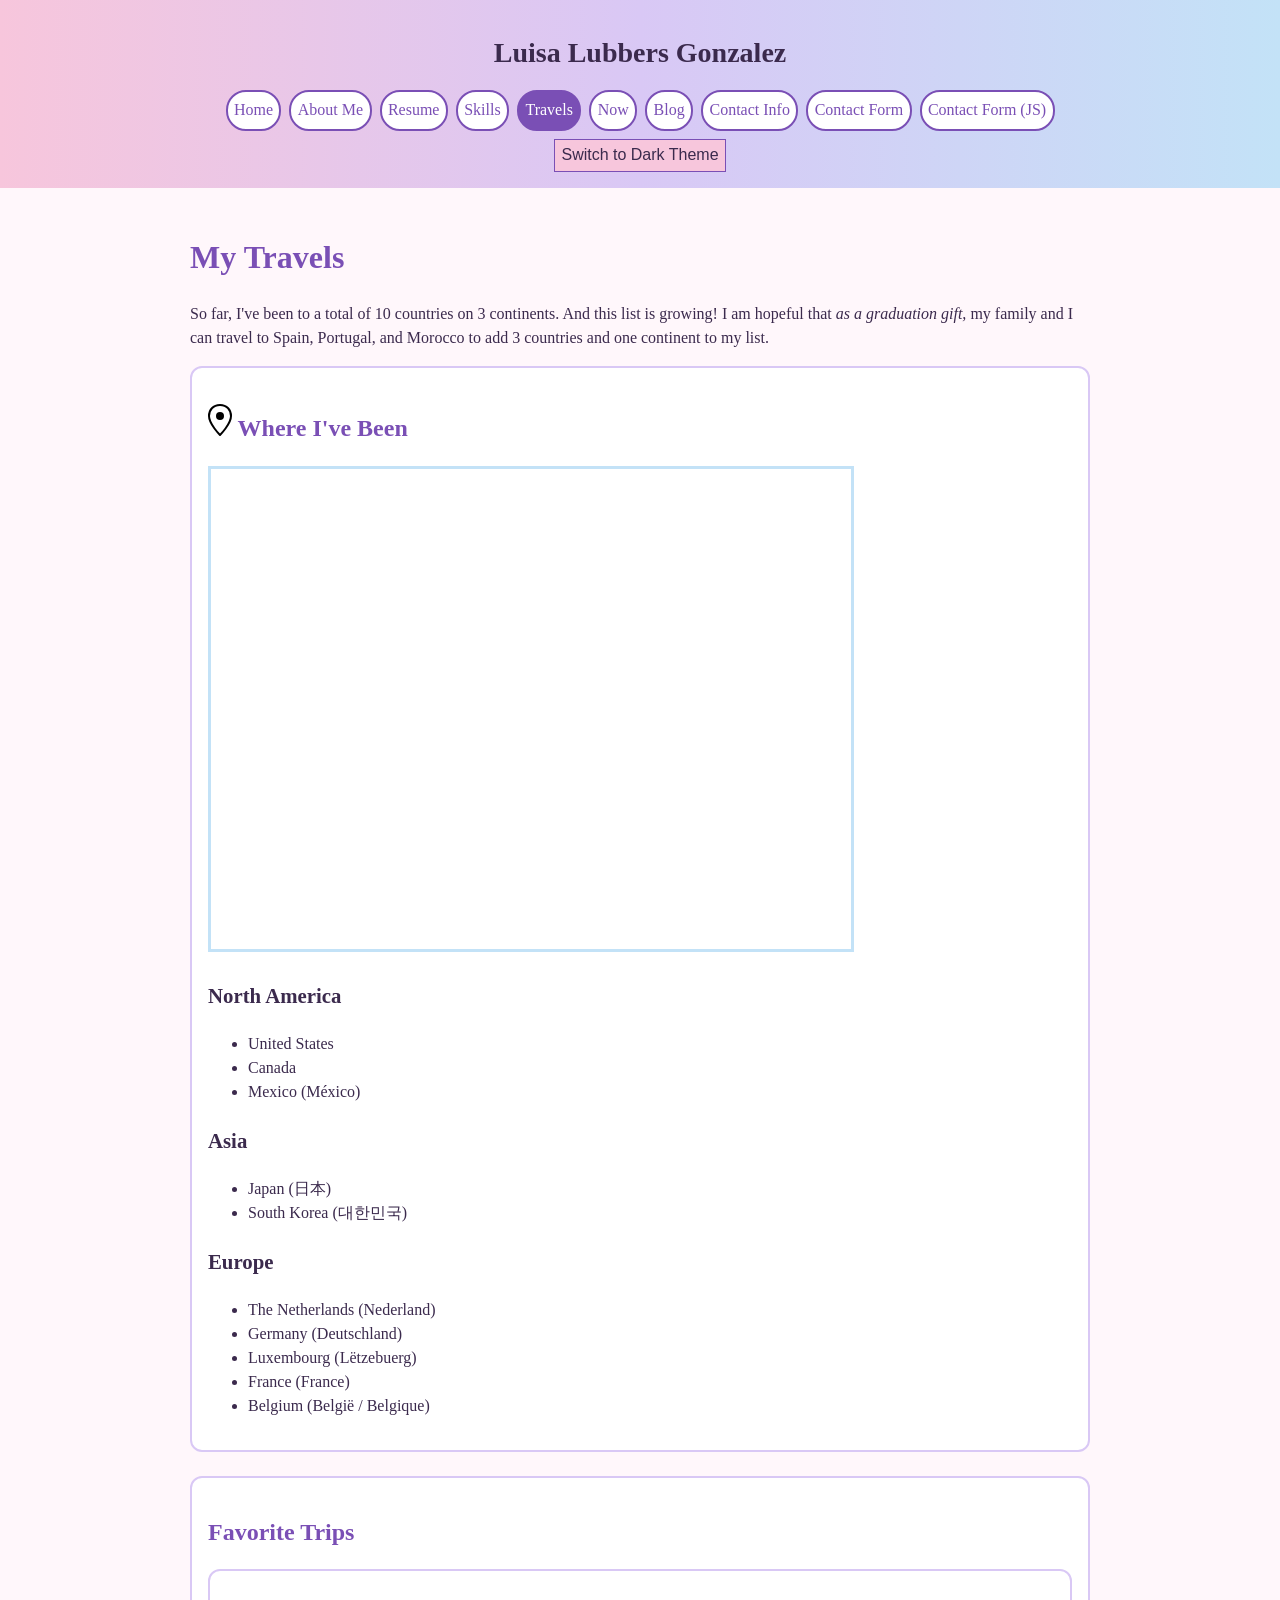
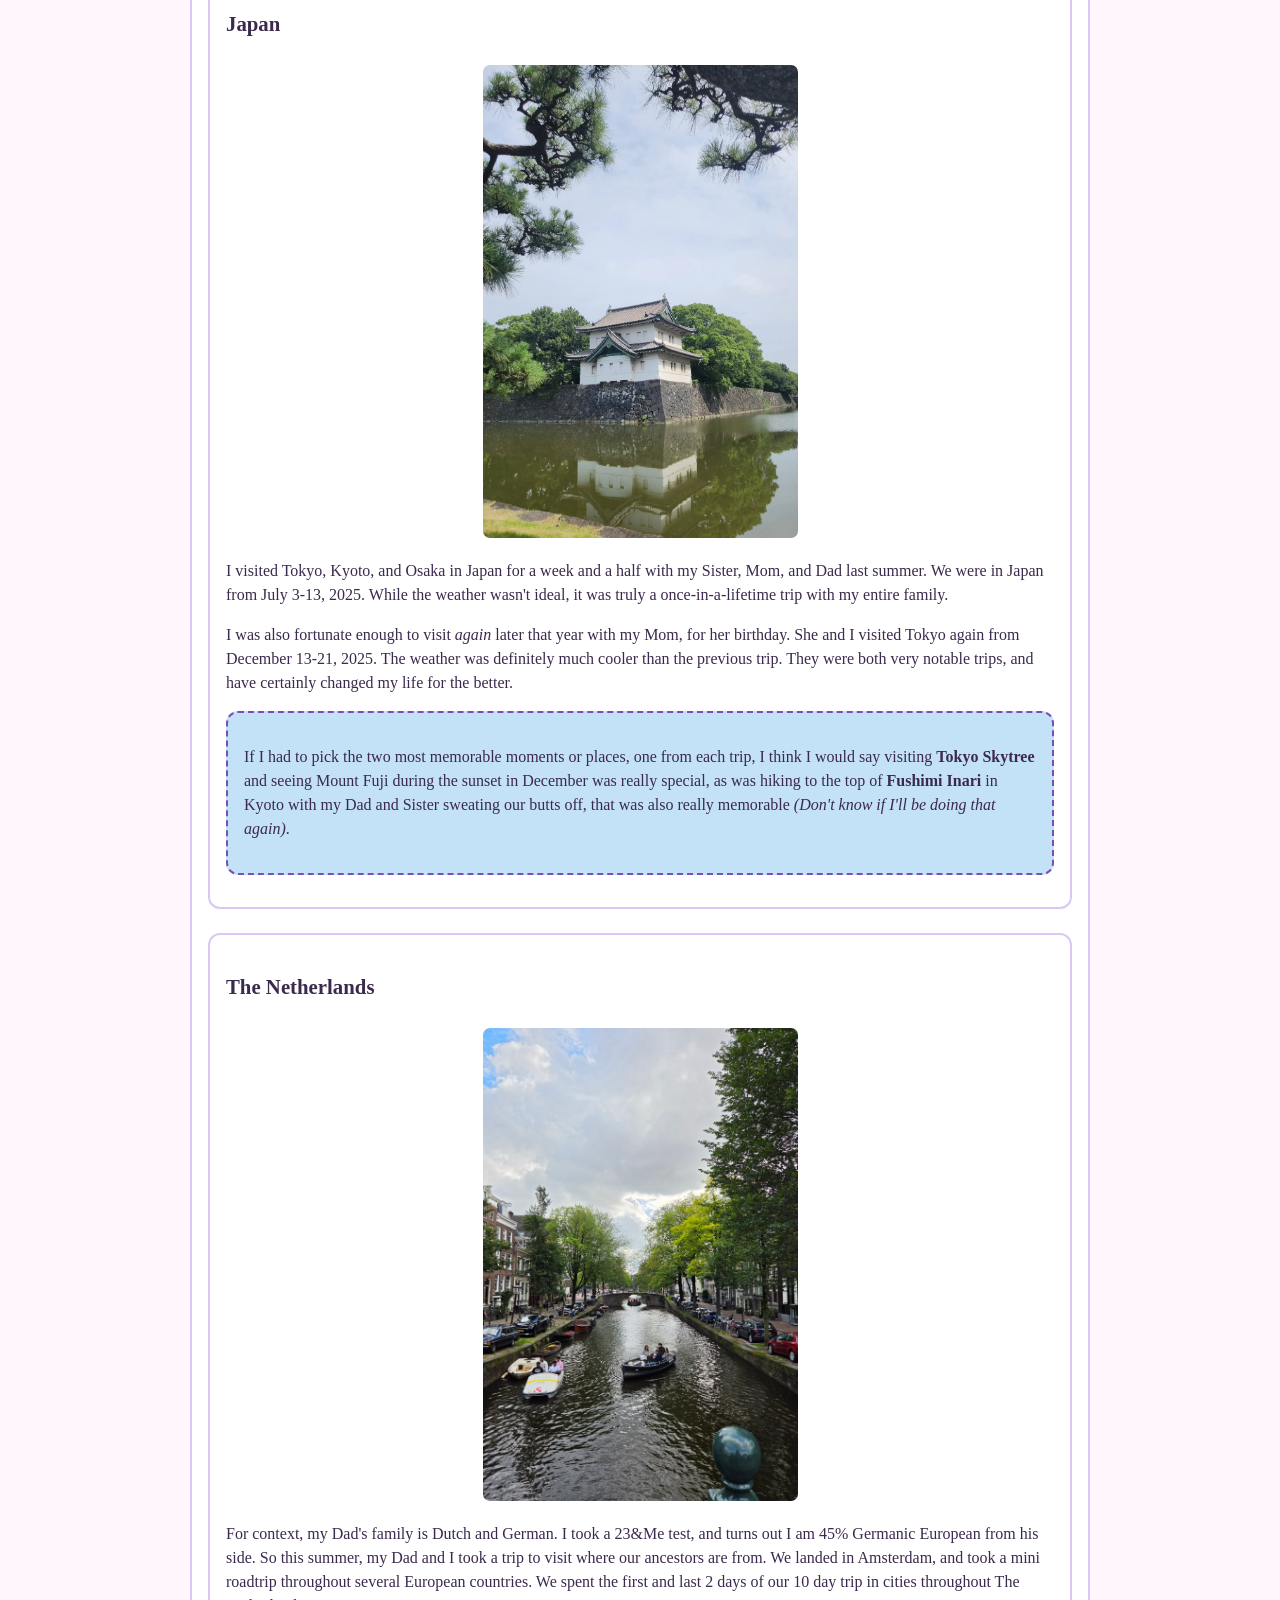
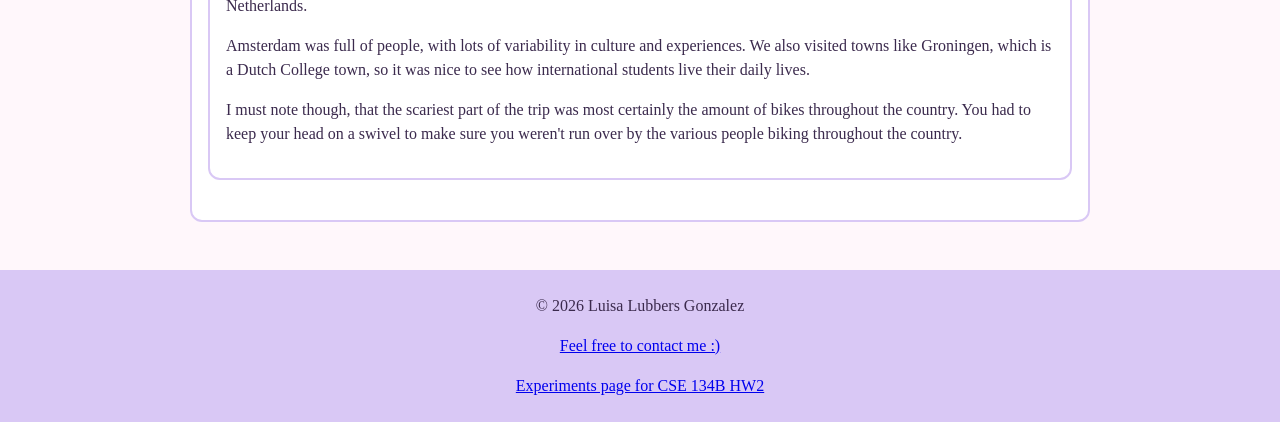
<file: my-travels.html>
<!DOCTYPE html>
<html lang="en">
<head>
    <meta charset="UTF-8">
    <meta name="viewport" content="width=device-width, initial-scale=1.0">
    <meta name="view-transition" content="same-origin">
    <title>My Travels</title>
    <link rel="stylesheet" href="style.css">
    <script src="theme.js"></script>
    <link rel="preconnect" href="https://www.google.com">
</head>

<body>
    <header>
        <p><a href="index.html">Luisa Lubbers Gonzalez</a></p>
        <nav aria-label="Main">
        <ul>
            <li><a href="index.html">Home</a></li>
            <li><a href="about-me.html">About Me</a></li>
            <li><a href="resume.html">Resume</a></li>
            <li><a href="my-skills.html">Skills</a></li>
            <li><a href="my-travels.html" aria-current="page">Travels</a></li>
            <li><a href="now.html">Now</a></li>
            <li><a href="blog.html">Blog</a></li>
            <li><a href="contact-me.html">Contact Info</a></li>
            <li><a href="form-no-js.html">Contact Form</a></li>
            <li><a href="form-with-js.html">Contact Form (JS)</a></li>
        </ul>
        </nav>
        <button type="button" id="theme-toggle" hidden>Switch to dark theme</button>
    </header>

    <main>
        <h1>My Travels</h1>
        <p>So far, I've been to a total of 10 countries on 3 continents. And this list is growing! I am hopeful that <em>as a graduation gift,</em> my family and I can travel to Spain, Portugal, and Morocco to add 3 countries and one continent to my list.</p>

        <section>
            <h2>
                <!-- Used Claude to help me with coordinates and understanding of the svg tag to make this little pin icon for the page-->
                <svg width="24" height="32" viewBox="0 0 24 32" role="img" aria-label="Map pin">
                <path d="M12 1 C 5 1, 1 6, 1 12 C 1 20, 12 31, 12 31 C 12 31, 23 20, 23 12 C 23 6, 19 1, 12 1 Z" fill="white" stroke="black" stroke-width="2"/>
                <circle cx="12" cy="12" r="4" fill="black"/>
                </svg>
                Where I've Been
            </h2>
            <iframe src="https://www.google.com/maps/d/u/0/embed?mid=1eIwRqBcUOjrpXxp7fjvDkq2AgZER1u4&amp;ehbc=2E312F" title="Map with a pin in each of the countries I have visited" width="640" height="480" loading="lazy"></iframe>
            <h3>North America</h3>
            <ul>
                <li>United States</li>
                <li>Canada</li>
                <li>Mexico (<span lang="es">México</span>)</li>
            </ul>
            <h3>Asia</h3>
            <ul>
                <li>Japan (<span lang="ja">日本</span>)</li>
                <li>South Korea (<span lang="ko">대한민국</span>)</li>
            </ul>
            <h3>Europe</h3>
            <ul>
                <li>The Netherlands (<span lang="nl">Nederland</span>)</li>
                <li>Germany (<span lang="de">Deutschland</span>)</li>
                <li>Luxembourg (<span lang="lb">Lëtzebuerg</span>)</li>
                <li>France (<span lang="fr">France</span>)</li>
                <li>Belgium (<span lang="nl">België</span> / <span lang="fr">Belgique</span>)</li>
            </ul>
        </section>
        <section>
            <h2>Favorite Trips</h2>
            <article>
                 <h3>Japan</h3>
                <picture>
                    <img src="pictures/tokyo.jpg" alt="A picture of a small building just outside the Imperial Palace in Tokyo" width="400" height="475">
                </picture>
                <p>I visited Tokyo, Kyoto, and Osaka in Japan for a week and a half with my Sister, Mom, and Dad last summer. We were in Japan from July 3-13, 2025. While the weather wasn't ideal, it was truly a once-in-a-lifetime trip with my entire family.</p>
                <p>I was also fortunate enough to visit <i>again</i> later that year with my Mom, for her birthday. She and I visited Tokyo again from December 13-21, 2025. The weather was definitely much cooler than the previous trip. They were both very notable trips, and have certainly changed my life for the better.</p>
                <trip-highlight>
                    <p>If I had to pick the two most memorable moments or places, one from each trip, I think I would say visiting <b>Tokyo Skytree</b> and seeing Mount Fuji during the sunset in December was really special, as was hiking to the top of <b>Fushimi Inari</b> in Kyoto with my Dad and Sister sweating our butts off, that was also really memorable <i>(Don't know if I'll be doing that again)</i>.</p>
                </trip-highlight>
            </article>
            <article>
                <h3>The Netherlands</h3>
                <picture>
                    <img src="pictures/amsterdam.jpg" alt="A photo of one of the many canals throughout Amsterdam" width="500" height="500">
                </picture>
                <p>For context, my Dad's family is Dutch and German. I took a 23&amp;Me test, and turns out I am 45% Germanic European from his side. So this summer, my Dad and I took a trip to visit where our ancestors are from. We landed in Amsterdam, and took a mini roadtrip throughout several European countries. We spent the first and last 2 days of our 10 day trip in cities throughout The Netherlands.</p>
                <trip-higlight>
                    <p>Amsterdam was full of people, with lots of variability in culture and experiences. We also visited towns like Groningen, which is a Dutch College town, so it was nice to see how international students live their daily lives.</p>
                </trip-higlight>
                <p>I must note though, that the scariest part of the trip was most certainly the amount of bikes throughout the country. You had to keep your head on a swivel to make sure you weren't run over by the various people biking throughout the country.</p>
            </article>
        </section>
    </main>

    <footer>
        <p>&copy; 2026 Luisa Lubbers Gonzalez</p>
        <p><a href="contact-me.html">Feel free to contact me :)</a></p>
        <p><a href="experiments.html">Experiments page for CSE 134B HW2</a></p>
    </footer>
</body>
</html>
</file>
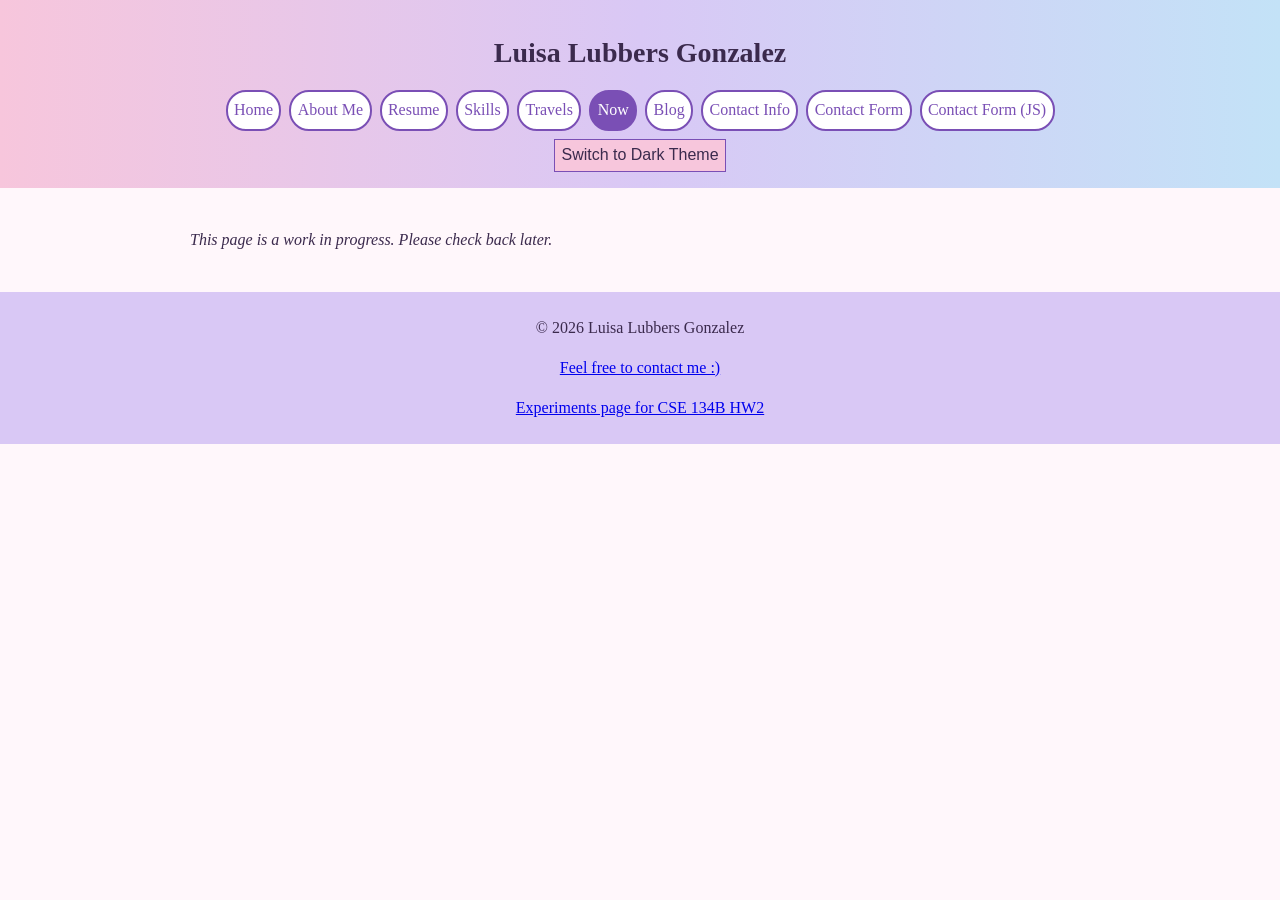
<file: now.html>
<!DOCTYPE html>
<html lang="en">
<head>
    <meta charset="UTF-8">
    <meta name="viewport" content="width=device-width, initial-scale=1.0">
    <meta name="view-transition" content="same-origin">
    <title>Now for Me</title>
    <link rel="stylesheet" href="style.css">
    <script src="theme.js"></script>
</head>
<body>
    <header>
        <p><a href="index.html">Luisa Lubbers Gonzalez</a></p>
        <nav aria-label="Main">
        <ul>
            <li><a href="index.html">Home</a></li>
            <li><a href="about-me.html">About Me</a></li>
            <li><a href="resume.html">Resume</a></li>
            <li><a href="my-skills.html">Skills</a></li>
            <li><a href="my-travels.html">Travels</a></li>
            <li><a href="now.html" aria-current="page">Now</a></li>
            <li><a href="blog.html">Blog</a></li>
            <li><a href="contact-me.html">Contact Info</a></li>
            <li><a href="form-no-js.html">Contact Form</a></li>
            <li><a href="form-with-js.html">Contact Form (JS)</a></li>
        </ul>
        </nav>
        <button type="button" id="theme-toggle" hidden>Switch to dark theme</button>
    </header>

    <main>
    <p><em>This page is a work in progress. Please check back later.</em></p>
    </main>

    <footer>
        <p>&copy; 2026 Luisa Lubbers Gonzalez</p>
        <p><a href="contact-me.html">Feel free to contact me :)</a></p>
        <p><a href="experiments.html">Experiments page for CSE 134B HW2</a></p>
    </footer>
</body>
</html>
</file>
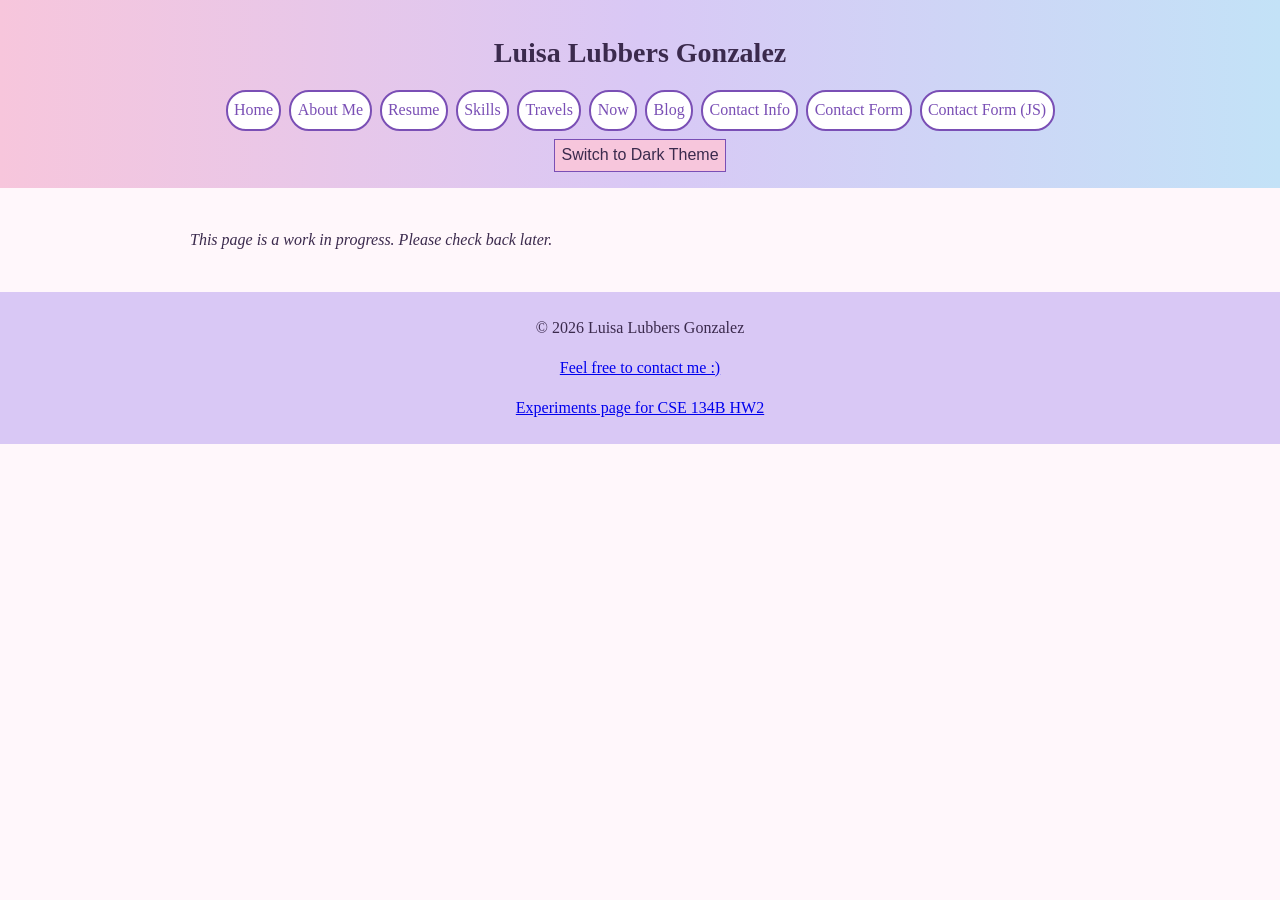
<file: people-skills.html>
<!DOCTYPE html>
<html lang="en">
<head>
    <meta charset="UTF-8">
    <meta name="viewport" content="width=device-width, initial-scale=1.0">
    <meta name="view-transition" content="same-origin">
    <title>My People Skills</title>
    <link rel="stylesheet" href="style.css">
    <script src="theme.js"></script>
</head>
<body>
    <header>
        <p><a href="index.html">Luisa Lubbers Gonzalez</a></p>
        <nav aria-label="Main">
        <ul>
            <li><a href="index.html">Home</a></li>
            <li><a href="about-me.html">About Me</a></li>
            <li><a href="resume.html">Resume</a></li>
            <li><a href="my-skills.html">Skills</a></li>
            <li><a href="my-travels.html">Travels</a></li>
            <li><a href="now.html">Now</a></li>
            <li><a href="blog.html">Blog</a></li>
            <li><a href="contact-me.html">Contact Info</a></li>
            <li><a href="form-no-js.html">Contact Form</a></li>
            <li><a href="form-with-js.html">Contact Form (JS)</a></li>
        </ul>
        </nav>
        <button type="button" id="theme-toggle" hidden>Switch to dark theme</button>
    </header>

    <main>
    <p><em>This page is a work in progress. Please check back later.</em></p>
    </main>

    <footer>
        <p>&copy; 2026 Luisa Lubbers Gonzalez</p>
        <p><a href="contact-me.html">Feel free to contact me :)</a></p>
        <p><a href="experiments.html">Experiments page for CSE 134B HW2</a></p>
    </footer>
</body>
</html>
</file>
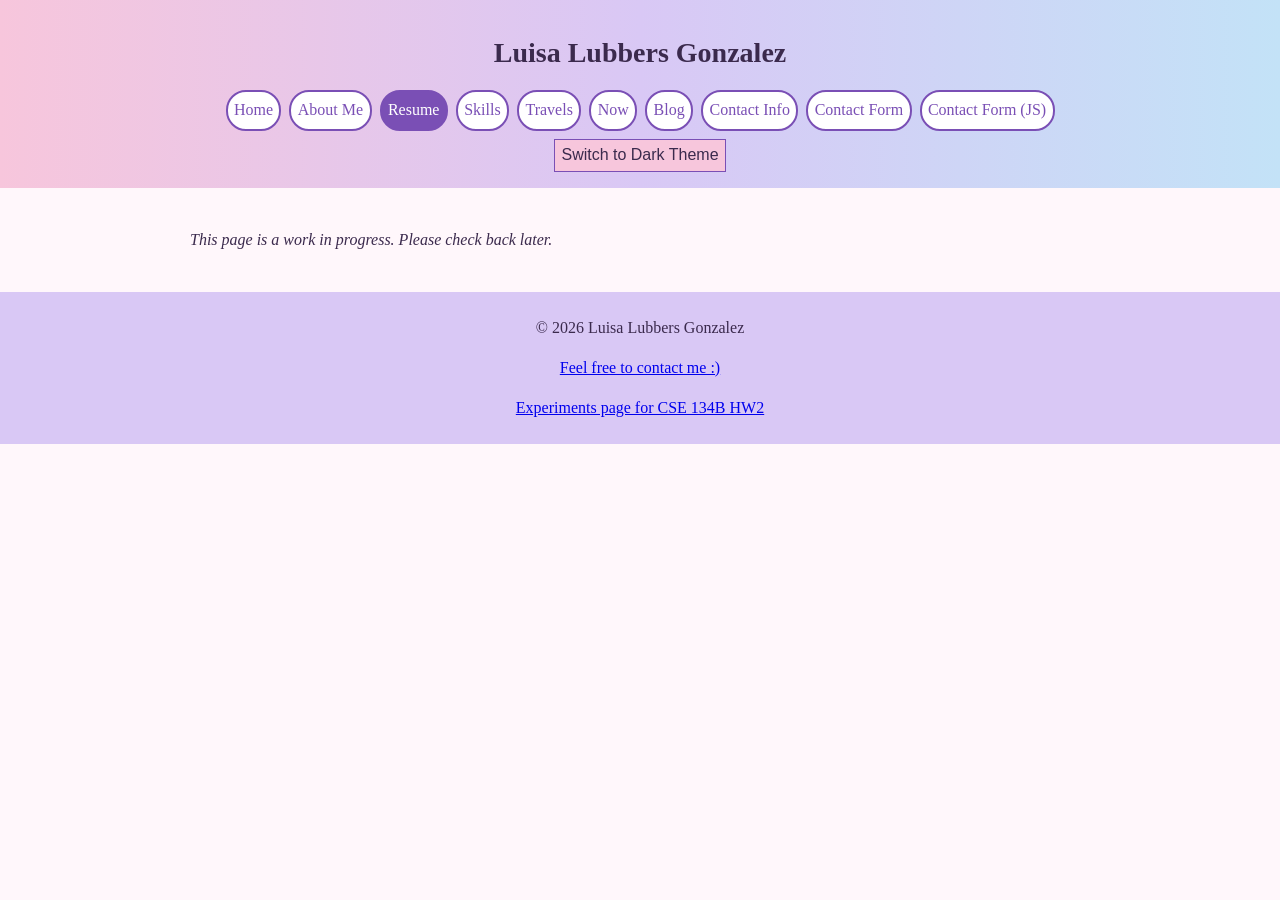
<file: resume.html>
<!DOCTYPE html>
<html lang="en">
<head>
    <meta charset="UTF-8">
    <meta name="viewport" content="width=device-width, initial-scale=1.0">
    <meta name="view-transition" content="same-origin">
    <title>My Resume</title>
    <link rel="stylesheet" href="style.css">
    <script src="theme.js"></script>
</head>
<body>
    <header>
        <p><a href="index.html">Luisa Lubbers Gonzalez</a></p>
        <nav aria-label="Main">
        <ul>
            <li><a href="index.html">Home</a></li>
            <li><a href="about-me.html">About Me</a></li>
            <li><a href="resume.html" aria-current="page">Resume</a></li>
            <li><a href="my-skills.html">Skills</a></li>
            <li><a href="my-travels.html">Travels</a></li>
            <li><a href="now.html">Now</a></li>
            <li><a href="blog.html">Blog</a></li>
            <li><a href="contact-me.html">Contact Info</a></li>
            <li><a href="form-no-js.html">Contact Form</a></li>
            <li><a href="form-with-js.html">Contact Form (JS)</a></li>
        </ul>
        </nav>
        <button type="button" id="theme-toggle" hidden>Switch to dark theme</button>
    </header>

    <main>
    <p><em>This page is a work in progress. Please check back later.</em></p>
    </main>

    <footer>
        <p>&copy; 2026 Luisa Lubbers Gonzalez</p>
        <p><a href="contact-me.html">Feel free to contact me :)</a></p>
        <p><a href="experiments.html">Experiments page for CSE 134B HW2</a></p>
    </footer>
</body>
</html>
</file>
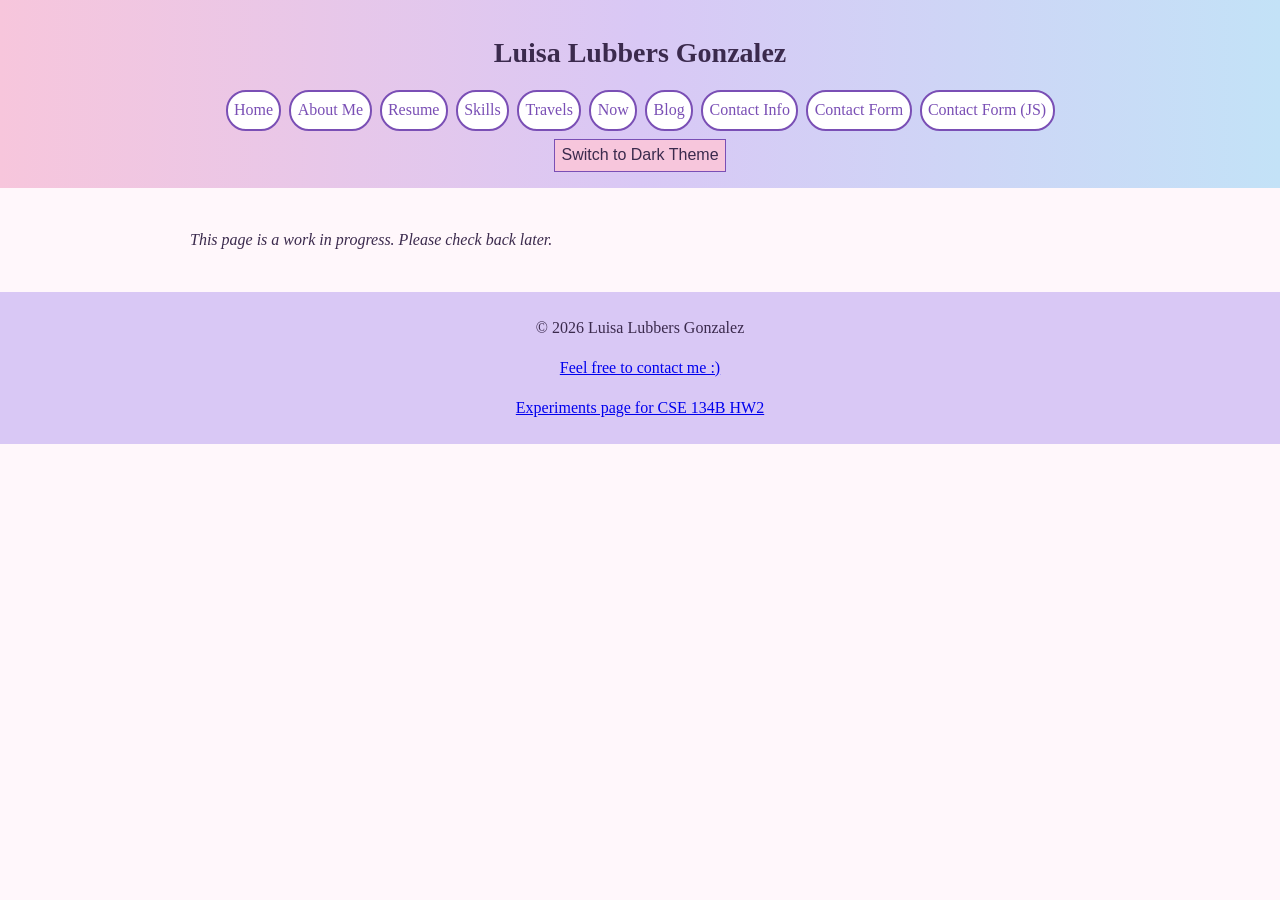
<file: technical-skills.html>
<!DOCTYPE html>
<html lang="en">
<head>
    <meta charset="UTF-8">
    <meta name="viewport" content="width=device-width, initial-scale=1.0">
    <meta name="view-transition" content="same-origin">
    <title>My Technical Skills</title>
    <link rel="stylesheet" href="style.css">
    <script src="theme.js"></script>
</head>
<body>
    <header>
        <p><a href="index.html">Luisa Lubbers Gonzalez</a></p>
        <nav aria-label="Main">
        <ul>
            <li><a href="index.html">Home</a></li>
            <li><a href="about-me.html">About Me</a></li>
            <li><a href="resume.html">Resume</a></li>
            <li><a href="my-skills.html">Skills</a></li>
            <li><a href="my-travels.html">Travels</a></li>
            <li><a href="now.html">Now</a></li>
            <li><a href="blog.html">Blog</a></li>
            <li><a href="contact-me.html">Contact Info</a></li>
            <li><a href="form-no-js.html">Contact Form</a></li>
            <li><a href="form-with-js.html">Contact Form (JS)</a></li>
        </ul>
        </nav>
        <button type="button" id="theme-toggle" hidden>Switch to dark theme</button>
    </header>

    <main>
    <p><em>This page is a work in progress. Please check back later.</em></p>
    </main>

    <footer>
        <p>&copy; 2026 Luisa Lubbers Gonzalez</p>
        <p><a href="contact-me.html">Feel free to contact me :)</a></p>
        <p><a href="experiments.html">Experiments page for CSE 134B HW2</a></p>
    </footer>
</body>
</html>
</file>
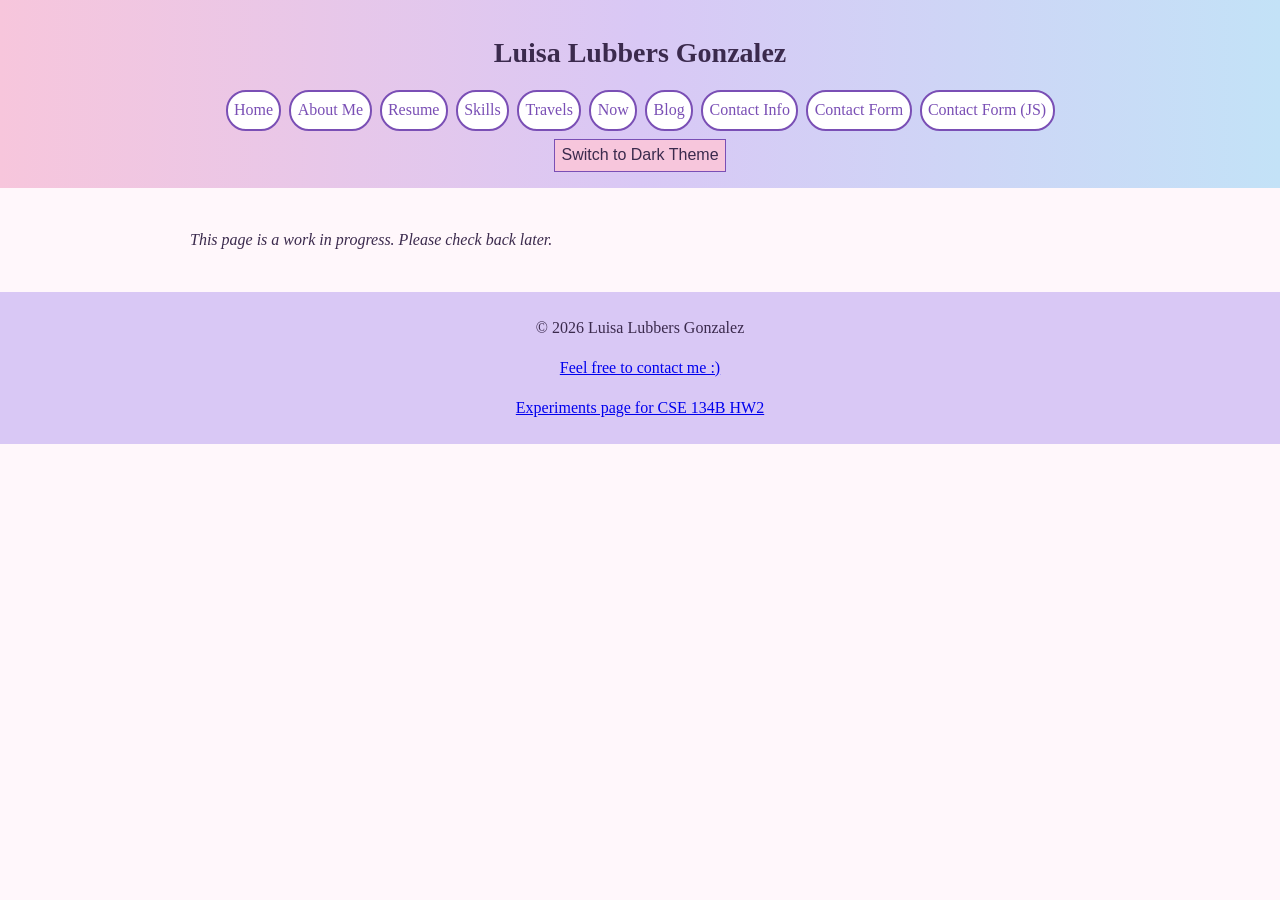
<file: vball-skills.html>
<!DOCTYPE html>
<html lang="en">
<head>
    <meta charset="UTF-8">
    <meta name="viewport" content="width=device-width, initial-scale=1.0">
    <meta name="view-transition" content="same-origin">
    <title>My Volleyball Skills</title>
    <link rel="stylesheet" href="style.css">
    <script src="theme.js"></script>
</head>
<body>
    <header>
        <p><a href="index.html">Luisa Lubbers Gonzalez</a></p>
        <nav aria-label="Main">
        <ul>
            <li><a href="index.html">Home</a></li>
            <li><a href="about-me.html">About Me</a></li>
            <li><a href="resume.html">Resume</a></li>
            <li><a href="my-skills.html">Skills</a></li>
            <li><a href="my-travels.html">Travels</a></li>
            <li><a href="now.html">Now</a></li>
            <li><a href="blog.html">Blog</a></li>
            <li><a href="contact-me.html">Contact Info</a></li>
            <li><a href="form-no-js.html">Contact Form</a></li>
            <li><a href="form-with-js.html">Contact Form (JS)</a></li>
        </ul>
        </nav>
        <button type="button" id="theme-toggle" hidden>Switch to dark theme</button>
    </header>

    <main>
    <p><em>This page is a work in progress. Please check back later.</em></p>
    </main>

    <footer>
        <p>&copy; 2026 Luisa Lubbers Gonzalez</p>
        <p><a href="contact-me.html">Feel free to contact me :)</a></p>
        <p><a href="experiments.html">Experiments page for CSE 134B HW2</a></p>
    </footer>
</body>
</html>
</file>
<file: style.css>
/* Setting up the variables */
:root {
    --pink: #F7C6DC;
    --purple: #D9C8F5;
    --blue: #C3E2F7;
    --accent: #7A4FB5;
    --text: #3B2A4D;
    --background: #FFF7FB;
    --main-font: "Lora", Georgia,  serif;
    --page-width: 900px;
    --radius: 12px;
    --spacing: 1.5rem;
    --surface: white;
    --error: #B3261E;
    --error-background: #FFF0F3;
    --success: #2E7D32;
    --warning: #8A4B00;
    --on-accent: white;
    --field-background: white;
    color-scheme: light;
}

/* Setting up variables, but for the dark theme */
:root[data-theme="dark"] {
    --pink: #5A3550;
    --purple: #4A3A66;
    --blue: #2F4A63;
    --accent: #C9A7F5;
    --text: #F3E8F7;
    --background: #1E1726;
    --surface: #2A2035;
    --error: #FF9AA2;
    --error-background: #3A1E28;
    --success: #7BD88F;
    --warning: #FFC27A;
    --on-accent: #1E1726;
    --field-background: #1E1726;
    color-scheme: dark;
}

/* Body tag throughout all the pages */
body{
    margin: 0;
    font-family: var(--main-font);
    color: var(--text);
    background-color: var(--background);
    line-height: 1.5;
}

/* Header tags */
header {
    background: linear-gradient(to right, var(--pink), var(--purple), var(--blue));
    padding: 1rem;
    text-align: center;
}

/* Child and descendant combinators to make the link in my header look more like a title, which is inside of the paragraph */
header > p a {
    font-size: 1.75rem;
    font-weight: bold;
    color: var(--text);
    text-decoration: none;
}

/* Descendant combinator for the ul tags inside the navigator tags to seperate and center the different navigation options */
nav ul {
    display: flex;
    flex-wrap: wrap;
    gap: 0.5rem;
    list-style: none;
    align-items: center;
    justify-content: center;
    padding: 0;
    margin: 0.5rem 0;
}
 
/* Descendant combinator for the a tags inside the navigator tags, give round look to navigation */
nav a {
    display: block;
    padding: 0.4em;
    background-color: var(--surface);
    border: 2px solid var(--accent);
    border-radius: 20px;
    color: var(--accent);
    text-decoration: none;
}

/* Attribte selector to highlight the navigation link for the page that I am currently on */
a[aria-current="page"] {
    background-color: var(--accent);
    color: var(--on-accent);
}

/* For the content in the main tags */
main {
    max-width: var(--page-width);
    margin: auto;
    padding: var(--spacing);
}

/* h1 tags */
h1 {
    font-size: 2rem;
    color: var(--accent);
}

/* h2 tags */
h2 {
    font-size: 1.5rem;
    color: var(--accent);
}

/* Adjacent siblings combinator so that the first paragraph after a second header is a little bigger */
h2 + p {
    font-size: 1.2rem;
}

/* h3 tags */
h3 {
    font-size: 1.3rem;
}

/* section and article tags */
section, article {
    background-color: var(--surface);
    border: 2px solid var(--purple);
    border-radius: var(--radius);
    padding: 1rem;
    margin-bottom: var(--spacing);
}

/* To make my images look a little rounder a photocard effect */
img {
    max-width: 100%;
    width: 315px;
    aspect-ratio: 2/3;
    object-fit: cover;
    height: auto;
    border: 5px solid var(--surface);
    border-radius: var(--radius);
}

/* Child combinator to center my images relative to the home page */
main > picture img, main > img, main > section article picture img  {
    display: block;
    margin-left: auto;
    margin-right: auto;
}

/* iframe tags */
iframe {
    max-width: 100%;
    border: 3px solid var(--blue);
}

/* Custom elements from HW2 moved to CSS file */
trip-highlight {
    display: block;
    border: 2px dashed var(--accent);
    border-radius: var(--radius);
    background-color: var(--blue);
    padding: 1rem;
    margin: 1rem 0;
}

/* fieldset tag in contact form */
fieldset {
    border: 2px solid var(--pink);
    border-radius: var(--radius);
    margin-bottom: var(--spacing);
}

/* textarea tags and text/email input type look */
input[type="text"], input[type="email"], textarea {
    width: 350px;
    max-width: 100%;
    padding: 0.5rem;
    border: 2px solid var(--purple);
    font-family: var(--main-font);
    background-color: var(--field-background);
    color: var(--text);
}

/* button tag */
button{ 
    padding: 0.4rem;
    background-color: var(--pink);
    border: 1.6px solid var(--accent);
    color: var(--text);
    font-size: 1rem;
}

/* To create a footer look */
footer{ 
    background-color: var(--purple);
    text-align: center;
    padding: 0.5rem;
}

/* Look for hovering over links */
a:hover { 
    color: var(--text);
    background-color: var(--blue);
}

/* Look for hovering over buttons */
button:hover {
    background-color: var(--blue);
}

/* Focusing on interactive elements */
a:focus, input:focus, textarea:focus, button:focus { 
    outline: 2px solid var(--accent);
    outline-offset: 1.5px;
}

/* Media query that changes the layout for a narrow screen */
@media (max-width: 500px) {
    nav ul { 
        flex-direction: column;
        align-items: center;
    }

    h1 {
        font-size: 1.5rem;
    }

    main {
        padding: 1rem;
    }
}

.field {
    display: flex;
    flex-direction: column;
    gap: 0.25rem;
    margin-bottom: var(--spacing);
}

.hint {
    margin: 0;
    font-size: 0.9rem;
}

input:required, textarea:required {
    border-color: var(--accent);
}

input:user-invalid, textarea:user-invalid {
    border-color: var(--error);
    border-style: dashed;
    background-color: var(--error-background);
}

input:user-valid, textarea:user-valid {
    border-color: var(--success);
}

#char-warning.warning {
    font-weight: bold;
    color: var(--warning);
}

#char-warning.at-limit, #error-area li {
    font-weight: bold;
    color: var(--error);
}

@media (prefers-reduced-motion: reduce) {
    ::view-transition-group(*),
    ::view-transition-old(*),
    ::view-transition-new(*) {
        animation: none;
    }
}

.message-area {
    padding: 0.5rem 1rem;
}

.message-area h2 {
    font-size: 1.1rem;
    margin: 0 0 0.25rem;
}

.message-area p {
    font-size: 1rem;
    margin: 0.25rem 0;
}
</file>
